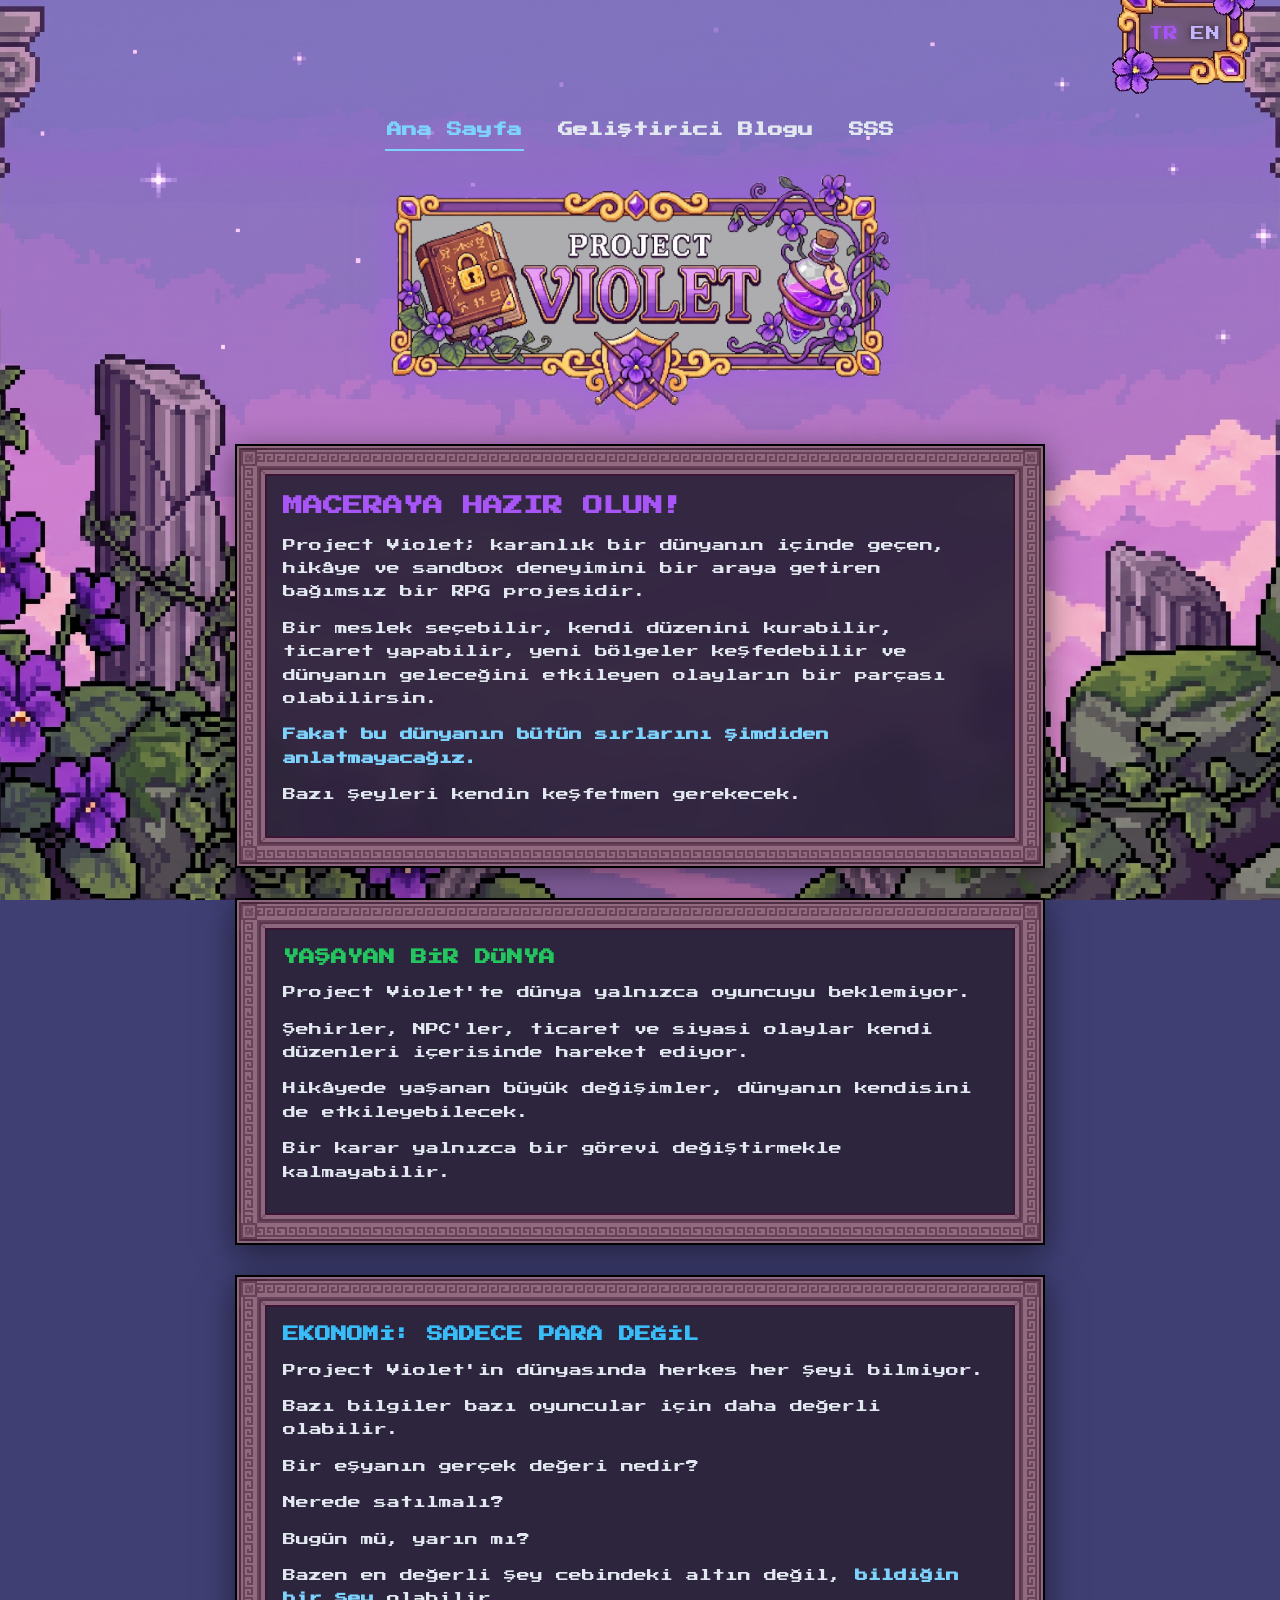
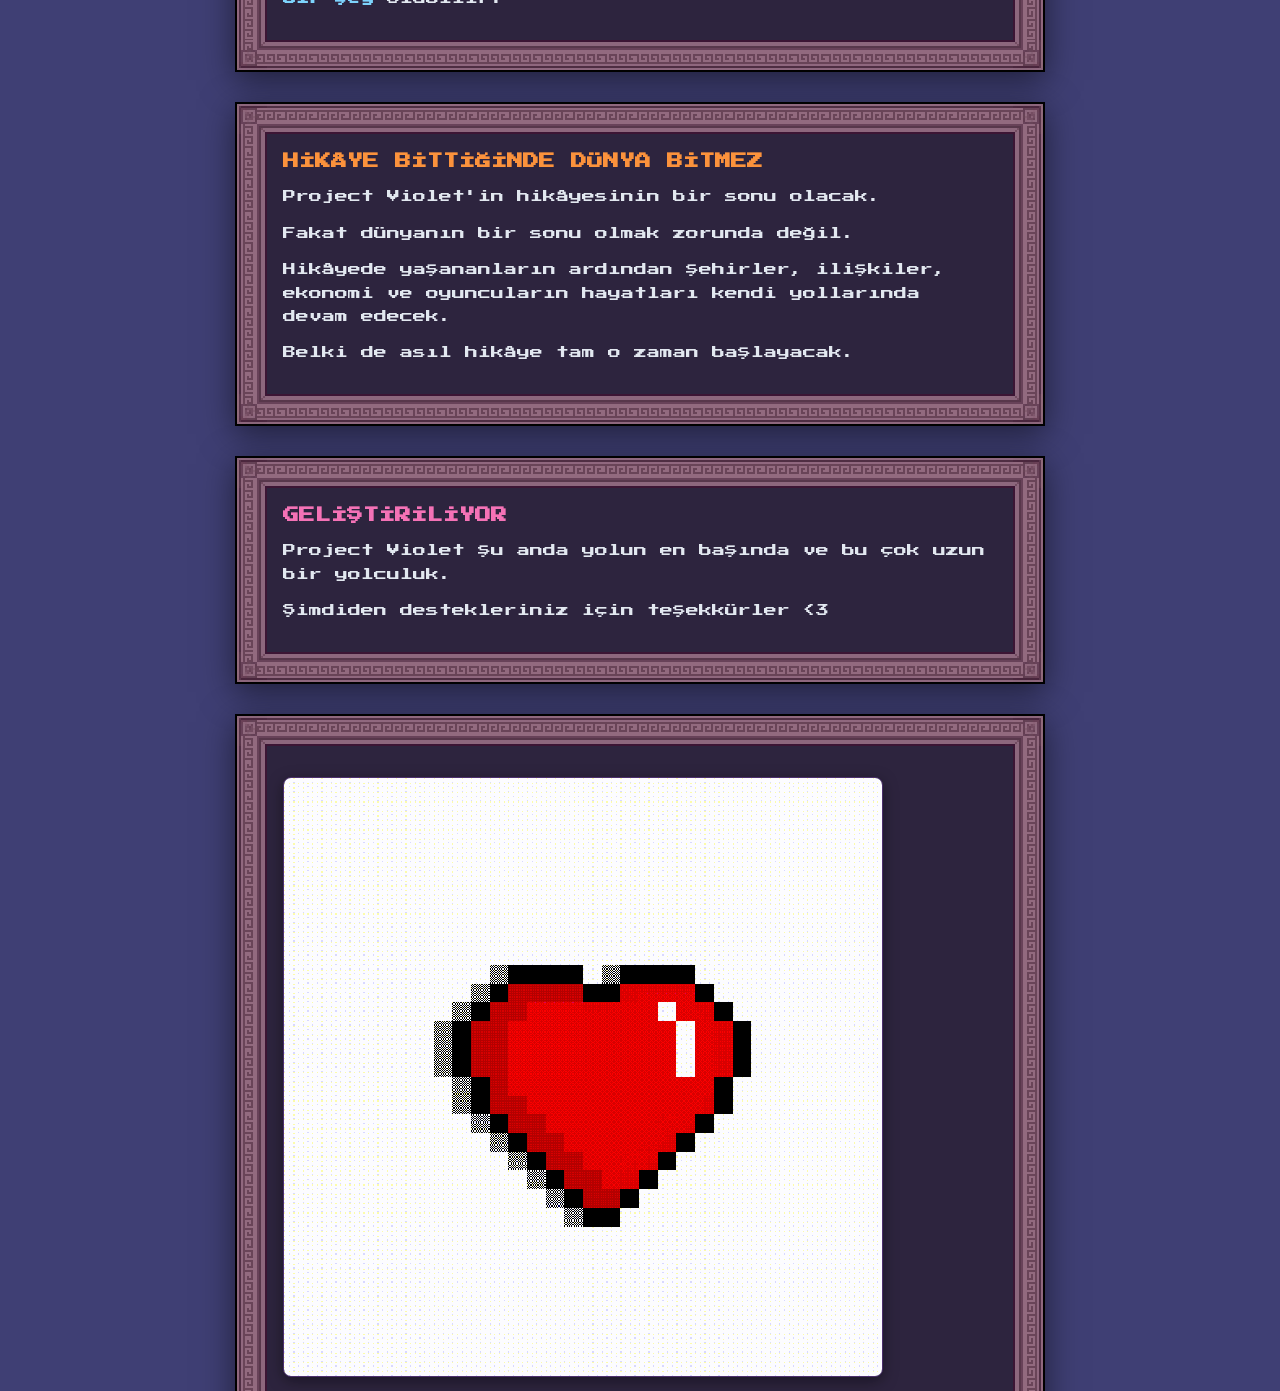
<file: index.html>
<!DOCTYPE html>
<html lang="tr">
<head>
    <meta charset="UTF-8">
    <meta name="viewport" content="width=device-width, initial-scale=1.0">
    <title>Project Violet</title>
    
    <!-- CSS Dosyası -->
    <link rel="stylesheet" href="assets/css/style.css">

    <!-- FAVICON (SEKME İKONU / GOOGLE ARAMA İKONU) -->
    <link rel="icon" type="image/x-icon" href="/favicon.ico">
    <link rel="icon" type="image/png" sizes="32x32" href="/favicon-32x32.png">
    <link rel="icon" type="image/png" sizes="16x16" href="/favicon-16x16.png">
    <link rel="apple-touch-icon" sizes="180x180" href="/apple-touch-icon.png">
    <link rel="icon" type="image/png" sizes="192x192" href="/logo-192.png">

    <!-- Doğrudan Türkçe sayfaya yönlendirme -->
    <meta http-equiv="refresh" content="0; url=tr.html">
</head>
<body>

    <!-- SİHİR TOZU EFEKT KAPSAYICISI -->
    <div class="sihir-kutusu" id="sihirKutusu"></div>

    <!-- ÜST BAR -->
    <header class="ust-menu">
        <!-- DİL SEÇENEĞİ VE ÇERÇEVE ALANI -->
        <div class="dil-cerceve-kutusu">
            <img src="assets/images/language_frame.png" alt="Frame" class="dil-arkaplan-cerceve">
            <div class="dil-butonlari">
                <a href="tr.html" class="dil-btn dil-aktif">TR</a>
                <a href="en.html" class="dil-btn">EN</a>
            </div>
        </div>
    </header>

    <!-- SAYFA GÖVDESİ -->
    <div class="sayfa-govde">
        
        <!-- BANNER VE LOGO ALANI -->
        <div class="logo-merkez-alani">
            <div class="ana-arkaplan-resim"></div>
            <img src="assets/images/logo.png" alt="Project Violet Logo" class="ana-logo">
        </div>

        <!-- ANA İÇERİK KUTUSU -->
        <main class="ana-icerik">
            <div class="kutu" style="text-align: center;">
                <h1 class="c-mor-ana">Project Violet</h1>
                <p class="c-gri-acik">Lütfen bir dil seçiniz / Please select a language:</p>
                <p style="margin-top: 25px;">
                    <a href="tr.html" class="c-mor-ana" style="font-size: 16px; margin-right: 15px; text-decoration: none;">Türkçe</a> 
                    <span class="c-gri-koyu">|</span> 
                    <a href="en.html" class="c-mor-acik" style="font-size: 16px; margin-left: 15px; text-decoration: none;">English</a>
                </p>
            </div>
        </main>

    </div>

</body>
</html>
</file>
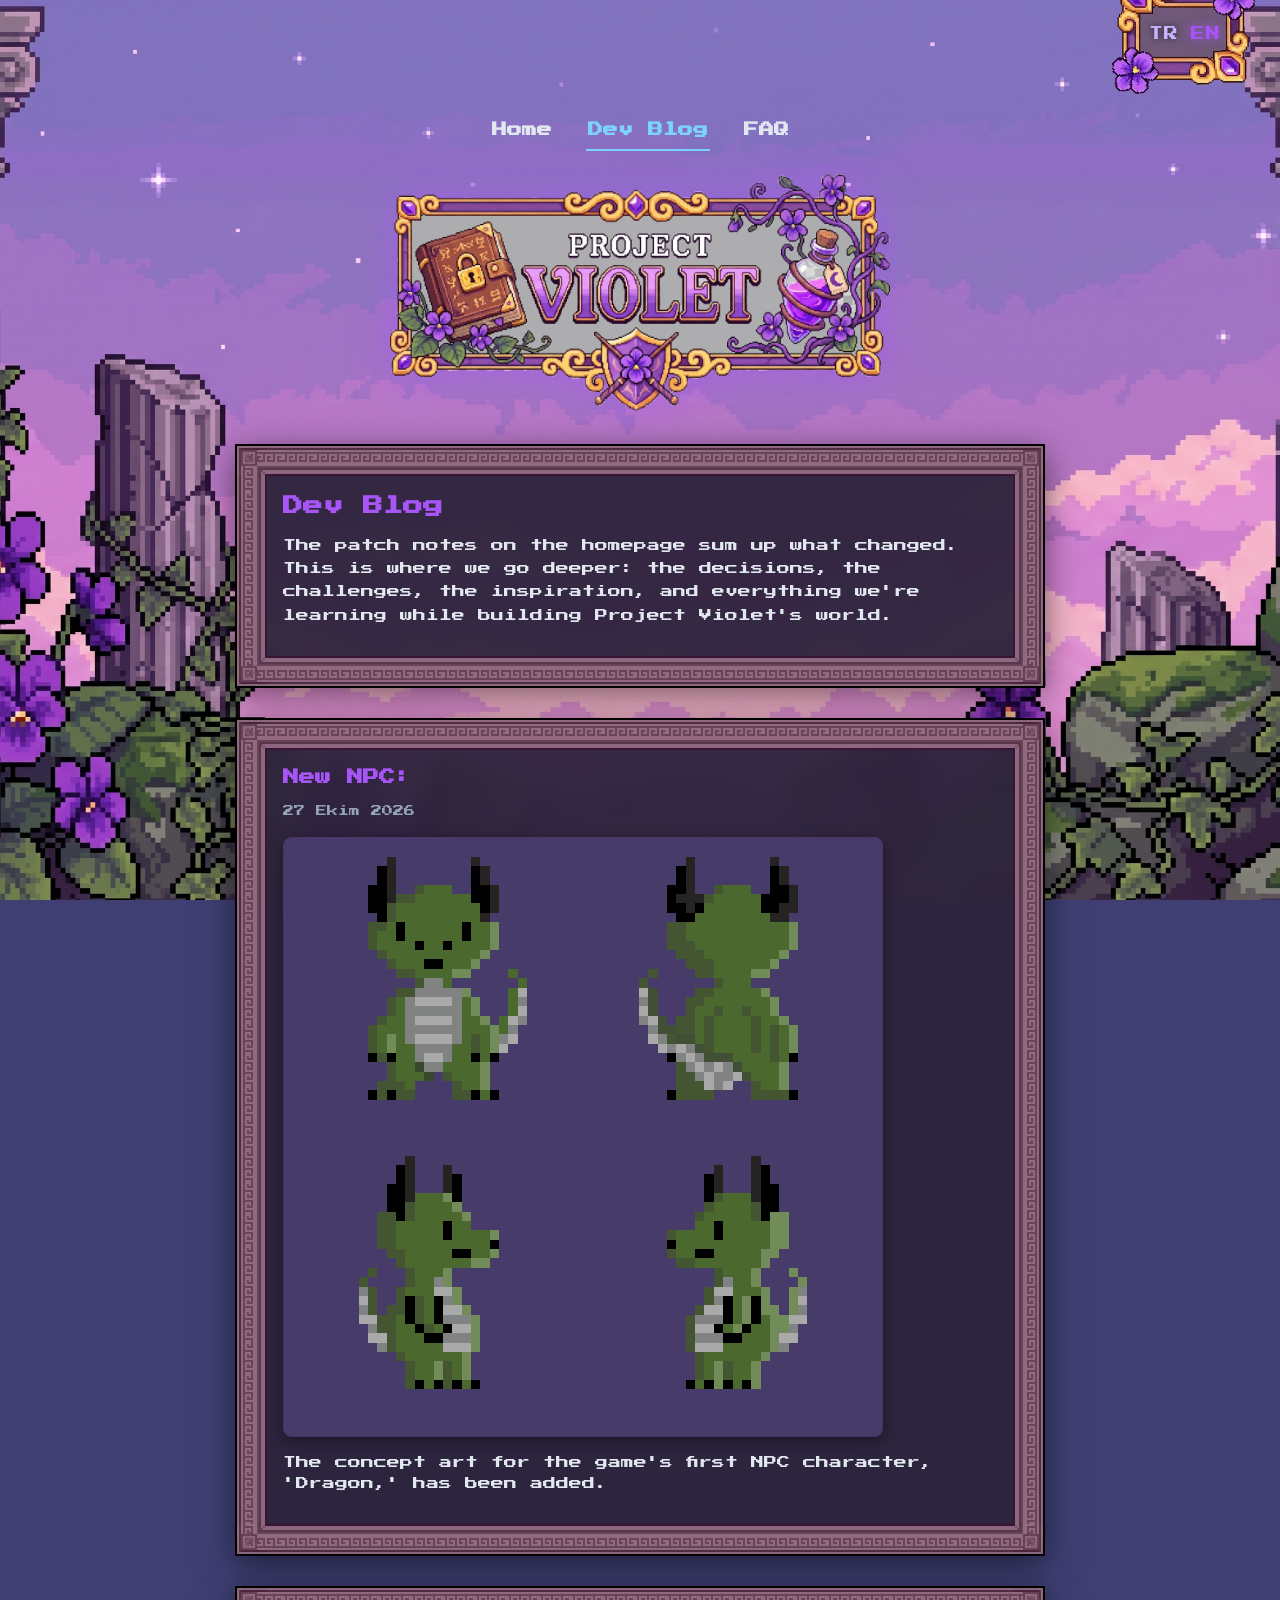
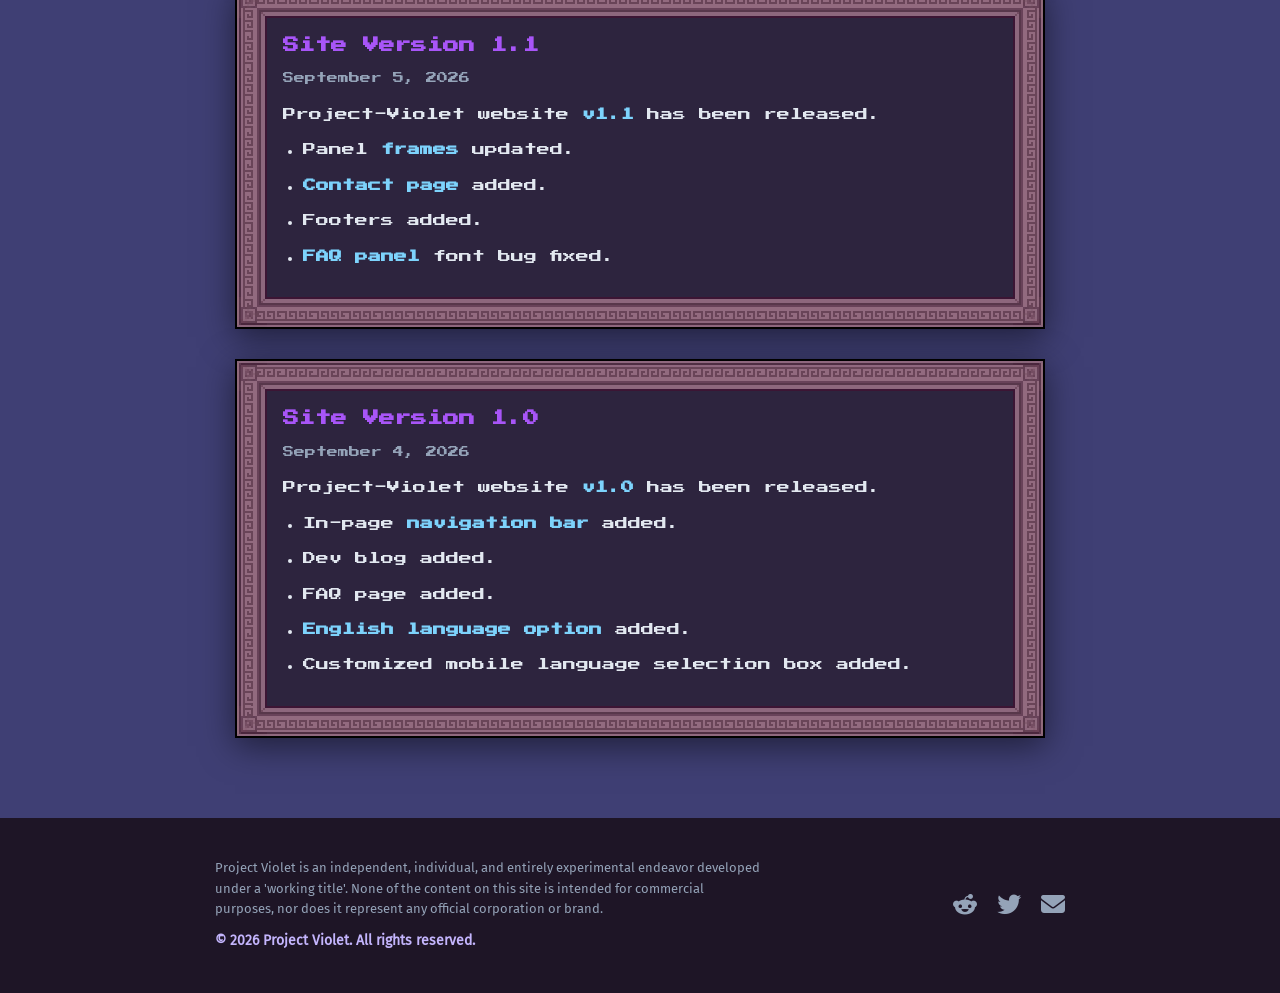
<file: blog-en.html>
<!DOCTYPE html>
<html lang="en">
<head>
    <meta charset="UTF-8">
    <meta name="viewport" content="width=device-width, initial-scale=1.0">
    <title>Project Violet - Dev Blog</title>

    <!-- Sitenin Ortak CSS Dosyası -->
    <link rel="stylesheet" href="assets/css/style.css">

    <!-- FontAwesome İkon Kütüphanesi -->
    <link rel="stylesheet" href="https://cdnjs.cloudflare.com/ajax/libs/font-awesome/6.4.0/css/all.min.css">

    <link rel="icon" type="image/png" href="assets/images/favicon.png">
    <link rel="apple-touch-icon" sizes="180x180" href="assets/images/favicon.png">
</head>
<body>

    <!-- SAĞ ÜST DİL SEÇENEĞİ -->
    <header class="ust-menu">
        <div class="dil-cerceve-kutusu">
            <img src="assets/images/language_frame.png" alt="Frame" class="dil-arkaplan-cerceve">
            <div class="dil-butonlari">
                <a href="blog-tr.html" class="dil-btn">TR</a>
                <a href="blog-en.html" class="dil-btn dil-aktif">EN</a>
            </div>
        </div>
    </header>

    <!-- TEK GENİŞLİK REFERANSI -->
    <div class="sayfa-govde">

        <!-- ORTADAKİ LOGO ALANI VE MENÜ -->
        <div class="logo-merkez-alani">
            <nav class="sayfa-menu">
                <a href="en.html">Home</a>
                <a href="blog-en.html" class="aktif">Dev Blog</a>
                <a href="faq-en.html">FAQ</a>
            </nav>
            <img src="assets/images/logo.png" alt="Project Violet Logo" class="ana-logo">
        </div>

        <!-- ANA İÇERİK -->
        <main class="ana-icerik">

            <div class="kutu">
                <h1 class="baslik-mor">Dev Blog</h1>
                <p>The patch notes on the homepage sum up what changed. This is where we go deeper: the decisions, the challenges, the inspiration, and everything we're learning while building Project Violet's world.</p>
            </div>
            
            <!-- YENİ_YAMA_BURAYA -->

            <div class="kutu blog-yazisi">
            <h2 class="baslik-mor">New NPC:</h2>
            <span class="tarih">27 Ekim 2026</span>
            <img src="assets/images/dragon_27_10.png" alt="New NPC:" class="yama-resmi">
            <p>The concept art for the game's first NPC character, 'Dragon,' has been added.</p>
        </div>

            <div class="kutu blog-yazisi">
            <h2 class="baslik-mor">Site Version 1.1</h2>
            <span class="tarih">September 5, 2026</span>
            <p>Project-Violet website <strong>v1.1</strong> has been released.</p>
            <ul>
                <li>Panel <strong>frames</strong> updated.</li>
                <li><strong>Contact page</strong> added.</li>
                <li>Footers added.</li>
                <li><strong>FAQ panel</strong> font bug fixed.</li>
            </ul>
        </div>
            
            <!-- YAZI 1 -->
            <div class="kutu blog-yazisi">
                <h2 class="baslik-mor">Site Version 1.0</h2>
                <span class="tarih">September 4, 2026</span>
                <p>Project-Violet website <strong>v1.0</strong> has been released.</p>
                <ul>
                    <li>In-page <strong>navigation bar</strong> added.</li>
                    <li>Dev blog added.</li>
                    <li>FAQ page added.</li>
                    <li><strong>English language option</strong> added.</li>
                    <li>Customized mobile language selection box added.</li>
                </ul>
            </div>

        </main>
        
        <!-- YENİ TAM EKRAN PASTEL ALT BİLGİ (FOOTER) ALANI (İNGİLİZCE) -->
        <footer class="site-footer">
            <div class="footer-sol">
                <p class="yasal-metin">
                    Project Violet is an independent, individual, and entirely experimental endeavor developed under a 'working title'. None of the content on this site is intended for commercial purposes, nor does it represent any official corporation or brand.
                </p>
                <span class="telif">© 2026 Project Violet. All rights reserved.</span>
            </div>
            <div class="footer-sag">
                <a href="https://www.reddit.com" target="_blank" rel="noopener noreferrer" title="Reddit">
                    <i class="fab fa-reddit-alien"></i>
                </a>
                <a href="https://twitter.com" target="_blank" rel="noopener noreferrer" title="Twitter">
                    <i class="fab fa-twitter"></i>
                </a>
                <a href="contact-en.html" title="Contact">
                    <i class="fas fa-envelope"></i>
                </a>
            </div>
        </footer>

    </div>

    <!-- Sihir Efekti ve Script -->
    <div class="sihir-kutusu" id="sihirKutusu"></div>
    <script>
        function sihirYarat() {
            const kutu = document.getElementById('sihirKutusu');
            if (!kutu) return;
            const sihir = document.createElement('div');
            sihir.classList.add('sihir-tozu');
            const boyut = Math.random() * 2 + 2;
            sihir.style.width = boyut + 'px';
            sihir.style.height = boyut + 'px';
            sihir.style.left = Math.random() * 100 + 'vw';
            sihir.style.animationDuration = Math.random() * 8 + 6 + 's';
            kutu.appendChild(sihir);
            setTimeout(() => { sihir.remove(); }, 14000);
        }
        setInterval(sihirYarat, 400);
    </script>

</body>
</html>
</file>
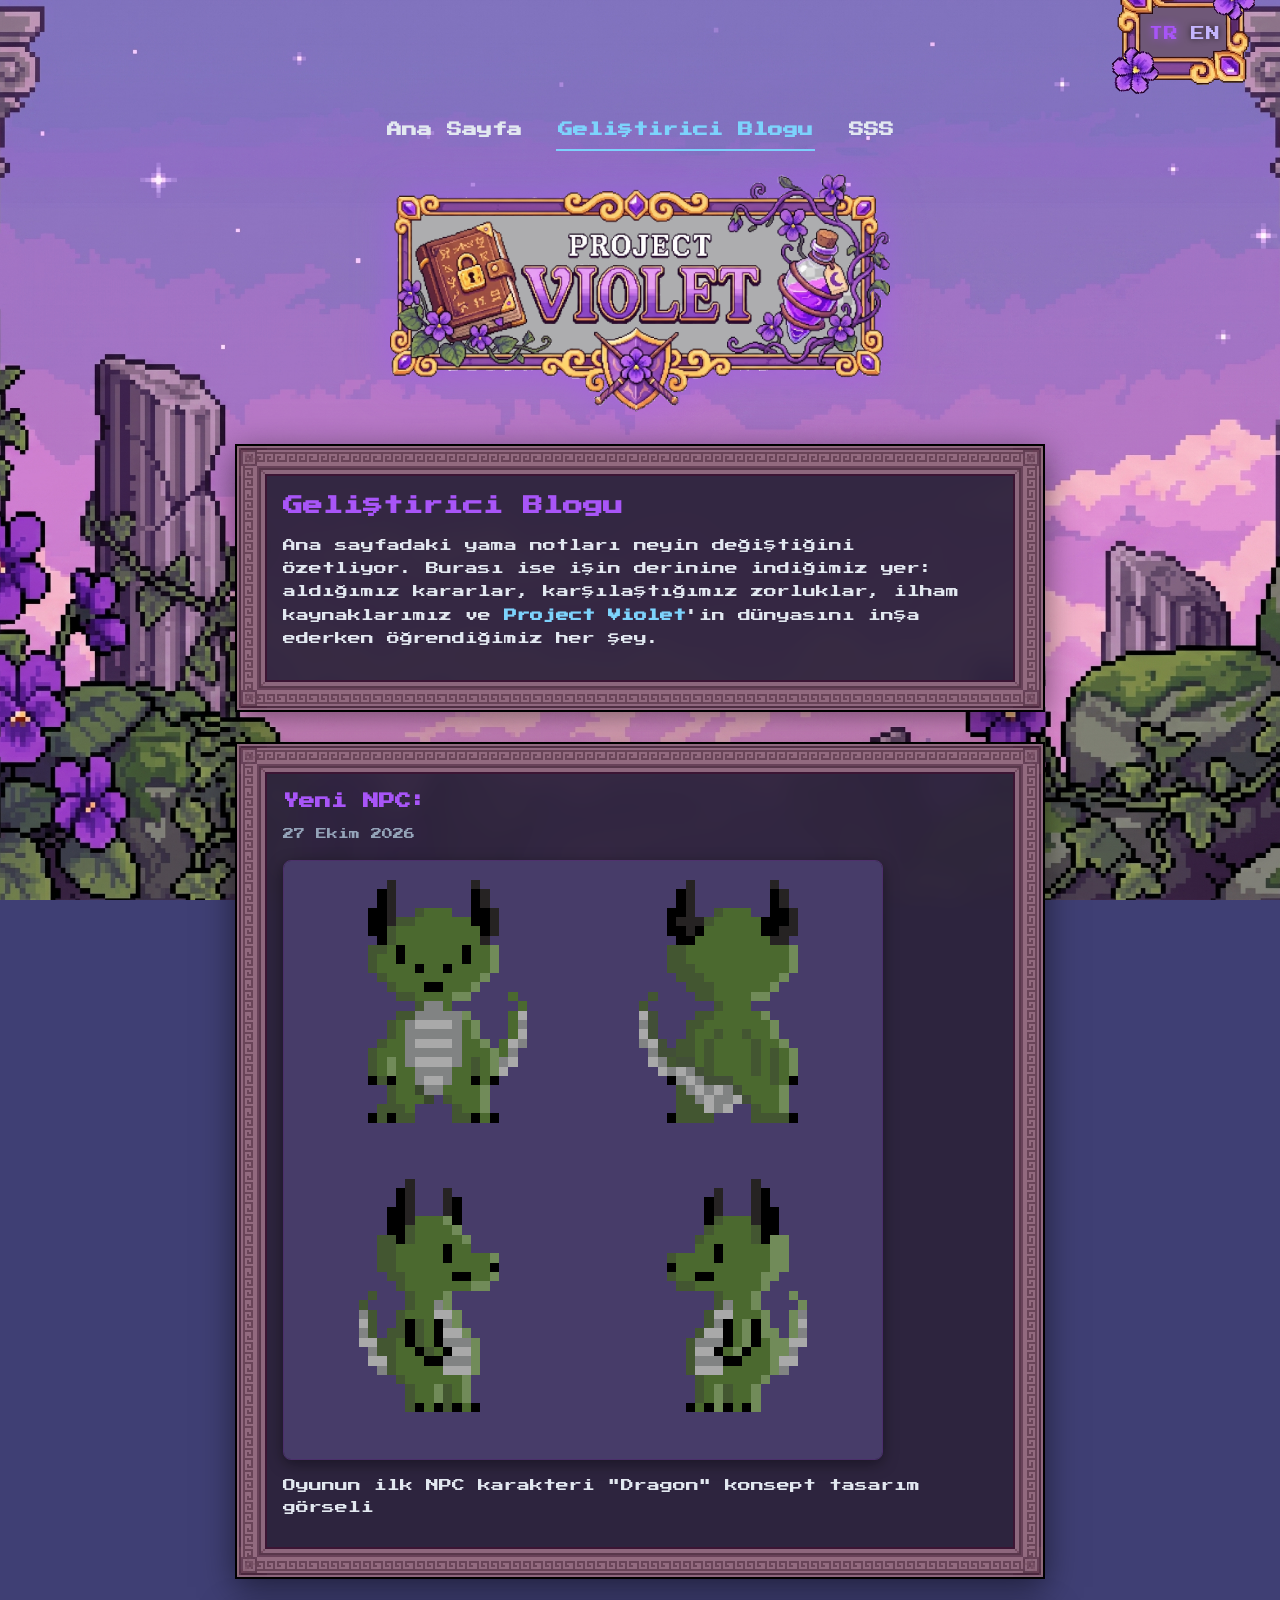
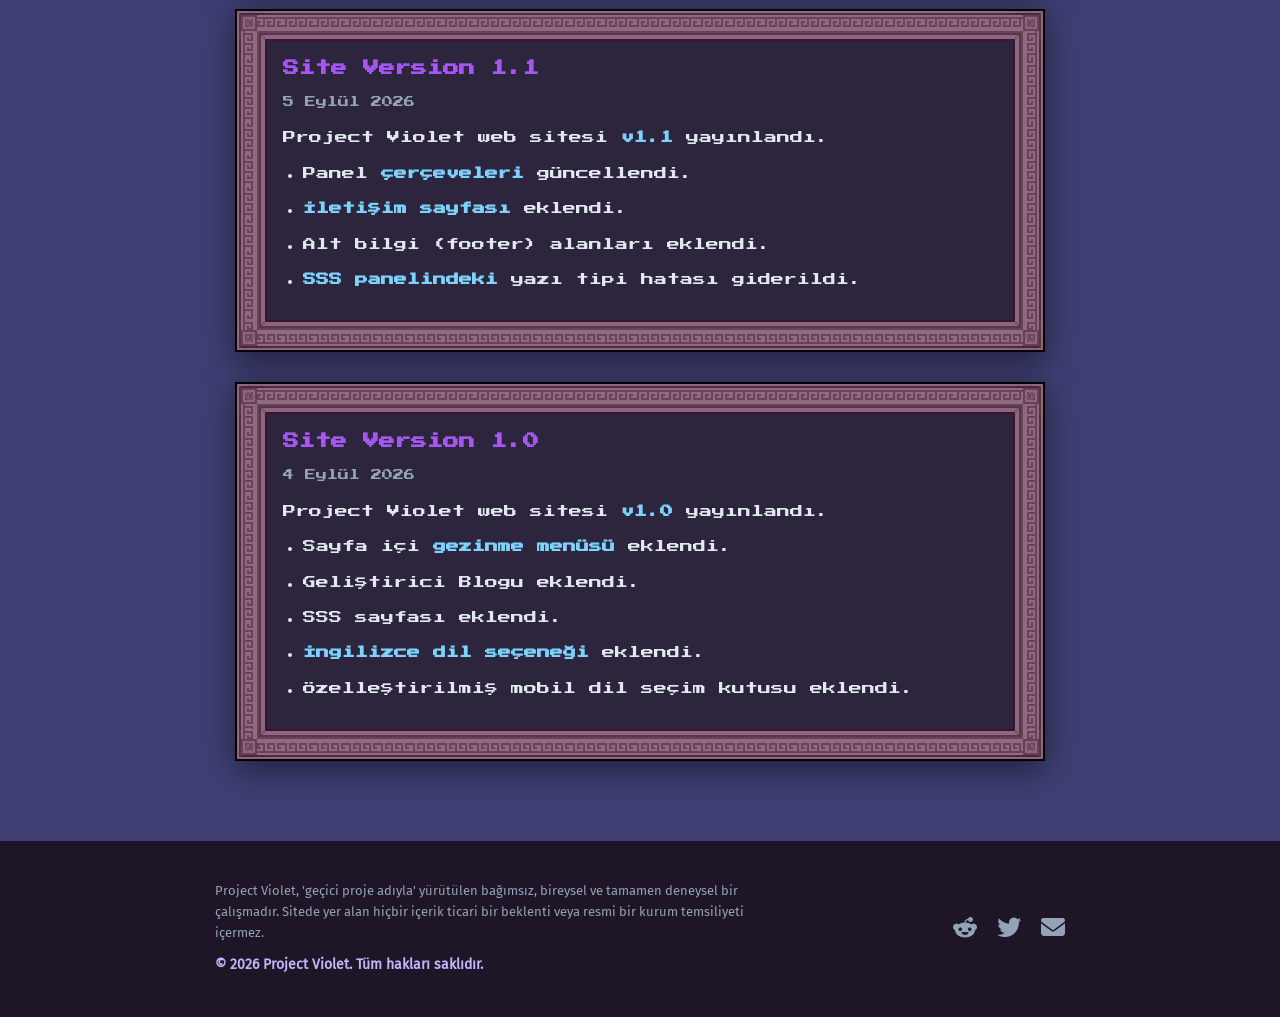
<file: blog-tr.html>
<!DOCTYPE html>
<html lang="tr">
<head>
    <meta charset="UTF-8">
    <meta name="viewport" content="width=device-width, initial-scale=1.0">
    <title>Project Violet - Geliştirici Blogu</title>

    <!-- Sitenin Ortak CSS Dosyası -->
    <link rel="stylesheet" href="assets/css/style.css">

    <!-- FontAwesome İkon Kütüphanesi -->
    <link rel="stylesheet" href="https://cdnjs.cloudflare.com/ajax/libs/font-awesome/6.4.0/css/all.min.css">

    <link rel="icon" type="image/png" href="assets/images/favicon.png">
    <link rel="apple-touch-icon" sizes="180x180" href="assets/images/favicon.png">
</head>
<body>

    <!-- ÜST BAR VE DİL SEÇİMİ -->
    <header class="ust-menu">
        <div class="dil-cerceve-kutusu">
            <img src="assets/images/language_frame.png" alt="Frame" class="dil-arkaplan-cerceve">
            <div class="dil-butonlari">
                <a href="blog-tr.html" class="dil-btn dil-aktif">TR</a>
                <a href="blog-en.html" class="dil-btn">EN</a>
            </div>
        </div>
    </header>

    <div class="sayfa-govde">

        <!-- LOGO VE SAYFA MENÜSÜ -->
        <div class="logo-merkez-alani">
            <nav class="sayfa-menu">
                <a href="tr.html">Ana Sayfa</a>
                <a href="blog-tr.html" class="aktif">Geliştirici Blogu</a>
                <a href="faq-tr.html">SSS</a>
            </nav>
            <img src="assets/images/logo.png" alt="Project Violet Logo" class="ana-logo">
        </div>

        <!-- ANA İÇERİK -->
        <main class="ana-icerik">

            <div class="kutu">
                <h1 class="baslik-mor">Geliştirici Blogu</h1>
                <p>Ana sayfadaki yama notları neyin değiştiğini özetliyor. Burası ise işin derinine indiğimiz yer: aldığımız kararlar, karşılaştığımız zorluklar, ilham kaynaklarımız ve <strong>Project Violet</strong>'in dünyasını inşa ederken öğrendiğimiz her şey.</p>
            </div>

            <!-- YENİ_YAMA_BURAYA -->

            <div class="kutu blog-yazisi">
            <h2 class="baslik-mor">Yeni NPC:</h2>
            <span class="tarih">27 Ekim 2026</span>
            <img src="assets/images/dragon_27_10.png" alt="Yeni NPC:" class="yama-resmi">
            <p>Oyunun ilk NPC karakteri "Dragon" konsept tasarım görseli</p>
        </div>

            <div class="kutu blog-yazisi">
                <h2 class="baslik-mor">Site Version 1.1</h2>
                <span class="tarih">5 Eylül 2026</span>
                <p>Project Violet web sitesi <strong>v1.1</strong> yayınlandı.</p>
                <ul>
                    <li>Panel <strong>çerçeveleri</strong> güncellendi.</li>
                    <li><strong>İletişim sayfası</strong> eklendi.</li>
                    <li>Alt bilgi (footer) alanları eklendi.</li>
                    <li><strong>SSS panelindeki</strong> yazı tipi hatası giderildi.</li>
                </ul>
            </div>

            <!-- YAZI 1 -->
            <div class="kutu blog-yazisi">
                <h2 class="baslik-mor">Site Version 1.0</h2>
                <span class="tarih">4 Eylül 2026</span>
                <p>Project Violet web sitesi <strong>v1.0</strong> yayınlandı.</p>
                <ul>
                    <li>Sayfa içi <strong>gezinme menüsü</strong> eklendi.</li>
                    <li>Geliştirici Blogu eklendi.</li>
                    <li>SSS sayfası eklendi.</li>
                    <li><strong>İngilizce dil seçeneği</strong> eklendi.</li>
                    <li>Özelleştirilmiş mobil dil seçim kutusu eklendi.</li>
                </ul>
            </div>

        </main>

        <!-- TAM EKRAN PASTEL ALT BİLGİ (FOOTER) ALANI -->
        <footer class="site-footer">
            <div class="footer-sol">
                <p class="yasal-metin">
                    Project Violet, 'geçici proje adıyla' yürütülen bağımsız, bireysel ve tamamen deneysel bir çalışmadır. Sitede yer alan hiçbir içerik ticari bir beklenti veya resmi bir kurum temsiliyeti içermez.
                </p>
                <span class="telif">© 2026 Project Violet. Tüm hakları saklıdır.</span>
            </div>
            <div class="footer-sag">
                <a href="https://www.reddit.com" target="_blank" rel="noopener noreferrer" title="Reddit">
                    <i class="fab fa-reddit-alien"></i>
                </a>
                <a href="https://twitter.com" target="_blank" rel="noopener noreferrer" title="Twitter">
                    <i class="fab fa-twitter"></i>
                </a>
                <a href="contact-tr.html" title="İletişim">
                    <i class="fas fa-envelope"></i>
                </a>
            </div>
        </footer>

    </div>

    <!-- SİHİR TOZU EFEKTİ -->
    <div class="sihir-kutusu" id="sihirKutusu"></div>
    <script>
        function sihirYarat() {
            const kutu = document.getElementById('sihirKutusu');
            if (!kutu) return;
            const sihir = document.createElement('div');
            sihir.classList.add('sihir-tozu');
            const boyut = Math.random() * 2 + 2;
            sihir.style.width = boyut + 'px';
            sihir.style.height = boyut + 'px';
            sihir.style.left = Math.random() * 100 + 'vw';
            sihir.style.animationDuration = Math.random() * 8 + 6 + 's';
            kutu.appendChild(sihir);
            setTimeout(() => { sihir.remove(); }, 14000);
        }
        setInterval(sihirYarat, 400);
    </script>

</body>
</html>
</file>
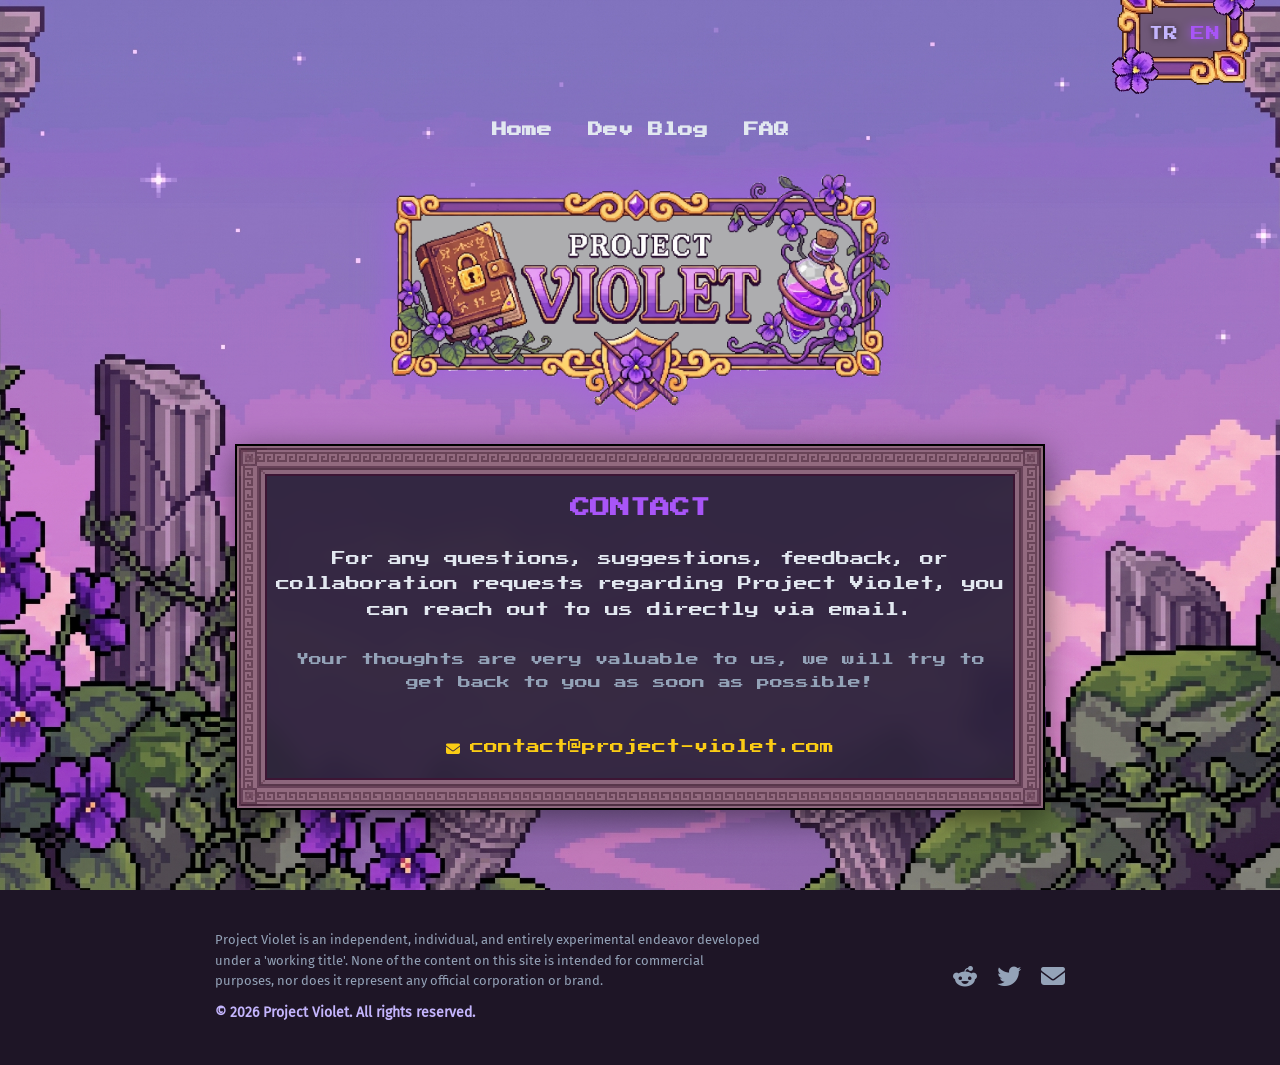
<file: contact-en.html>
<!DOCTYPE html>
<html lang="en">
<head>
    <meta charset="UTF-8">
    <meta name="viewport" content="width=device-width, initial-scale=1.0">
    <title>Contact - Project Violet</title>
    
    <!-- Sitenin Ortak CSS Dosyası -->
    <link rel="stylesheet" href="assets/css/style.css">
    
    <!-- FontAwesome İkon Kütüphanesi -->
    <link rel="stylesheet" href="https://cdnjs.cloudflare.com/ajax/libs/font-awesome/6.4.0/css/all.min.css">

    <link rel="icon" type="image/png" href="assets/images/favicon.png">
    <link rel="apple-touch-icon" sizes="180x180" href="assets/images/favicon.png">

    <!-- Bu sayfaya özel taşma engelleyici mobil stiller -->
    <style>
        .iletisim-kutusu {
            text-align: center; 
            padding: 50px 40px;
        }
        
        .email-link {
            display: inline-block; 
            font-family: var(--font-oyun, sans-serif); 
            font-size: 14px; 
            color: var(--renk-11-sari); 
            text-decoration: none; 
            transition: color 0.2s ease;
            word-break: break-all; /* Taşan e-postayı alt satıra kırar */
            overflow-wrap: break-word;
        }
        
        .email-link:hover {
            color: var(--renk-18-beyaz);
        }

        /* Mobil Cihazlar İçin Uyumluluk */
        @media (max-width: 768px) {
            .iletisim-kutusu {
                padding: 40px 20px; /* Mobilde yan boşlukları azaltarak metne alan açar */
            }
            .email-link {
                font-size: 13px; /* Mobilde fontu hafif küçültür */
            }
        }
    </style>
</head>
<body>

    <!-- ÜST BAR VE DİL SEÇİMİ -->
    <header class="ust-menu">
        <div class="dil-cerceve-kutusu">
            <img src="assets/images/language_frame.png" alt="Frame" class="dil-arkaplan-cerceve">
            <div class="dil-butonlari">
                <a href="contact-tr.html" class="dil-btn">TR</a>
                <a href="contact-en.html" class="dil-btn dil-aktif">EN</a>
            </div>
        </div>
    </header>

    <div class="sayfa-govde">

        <!-- LOGO VE SAYFA MENÜSÜ -->
        <div class="logo-merkez-alani">
            <nav class="sayfa-menu">
                <a href="en.html">Home</a>
                <a href="blog-en.html">Dev Blog</a>
                <a href="faq-en.html">FAQ</a>
            </nav>
            <img src="assets/images/logo.png" alt="Project Violet Logo" class="ana-logo">
        </div>

        <!-- İLETİŞİM İÇERİK KUTUSU -->
        <main class="ana-icerik">

            <div class="kutu iletisim-kutusu">
                <h1 class="baslik-mor" style="margin-bottom: 25px;">CONTACT</h1>
                
                <p style="font-size: 14px; line-height: 1.8; color: var(--metin-ana); margin-bottom: 25px;">
                    For any questions, suggestions, feedback, or collaboration requests regarding Project Violet, you can reach out to us directly via email.
                </p>

                <p style="font-size: 13px; color: var(--renk-20-gri-koyu); margin-bottom: 40px;">
                    Your thoughts are very valuable to us, we will try to get back to you as soon as possible!
                </p>

                <!-- E-posta Adresi (Altın Sarısı & Şeffaf Arkaplan) -->
                <div style="margin-top: 20px;">
                    <a href="mailto:contact@project-violet.com" class="email-link">
                        <i class="fas fa-envelope" style="margin-right: 10px;"></i>contact@project-violet.com
                    </a>
                </div>
            </div>

        </main>
        
        <!-- TAM EKRAN PASTEL ALT BİLGİ (FOOTER) ALANI -->
        <footer class="site-footer">
            <div class="footer-sol">
                <p class="yasal-metin">
                    Project Violet is an independent, individual, and entirely experimental endeavor developed under a 'working title'. None of the content on this site is intended for commercial purposes, nor does it represent any official corporation or brand.
                </p>
                <span class="telif">© 2026 Project Violet. All rights reserved.</span>
            </div>
            <div class="footer-sag">
                <a href="https://www.reddit.com" target="_blank" rel="noopener noreferrer" title="Reddit">
                    <i class="fab fa-reddit-alien"></i>
                </a>
                <a href="https://twitter.com" target="_blank" rel="noopener noreferrer" title="Twitter">
                    <i class="fab fa-twitter"></i>
                </a>
                <a href="contact-en.html" title="Contact">
                    <i class="fas fa-envelope"></i>
                </a>
            </div>
        </footer>

    </div>

    <!-- SİHİR TOZU EFEKTİ -->
    <div class="sihir-kutusu" id="sihirKutusu"></div>
    <script>
        function sihirYarat() {
            const kutu = document.getElementById('sihirKutusu');
            if (!kutu) return;
            const sihir = document.createElement('div');
            sihir.classList.add('sihir-tozu');
            const boyut = Math.random() * 2 + 2;
            sihir.style.width = boyut + 'px';
            sihir.style.height = boyut + 'px';
            sihir.style.left = Math.random() * 100 + 'vw';
            sihir.style.animationDuration = Math.random() * 8 + 6 + 's';
            kutu.appendChild(sihir);
            setTimeout(() => { sihir.remove(); }, 14000); 
        }
        setInterval(sihirYarat, 400);
    </script>
</body>
</html>
</file>
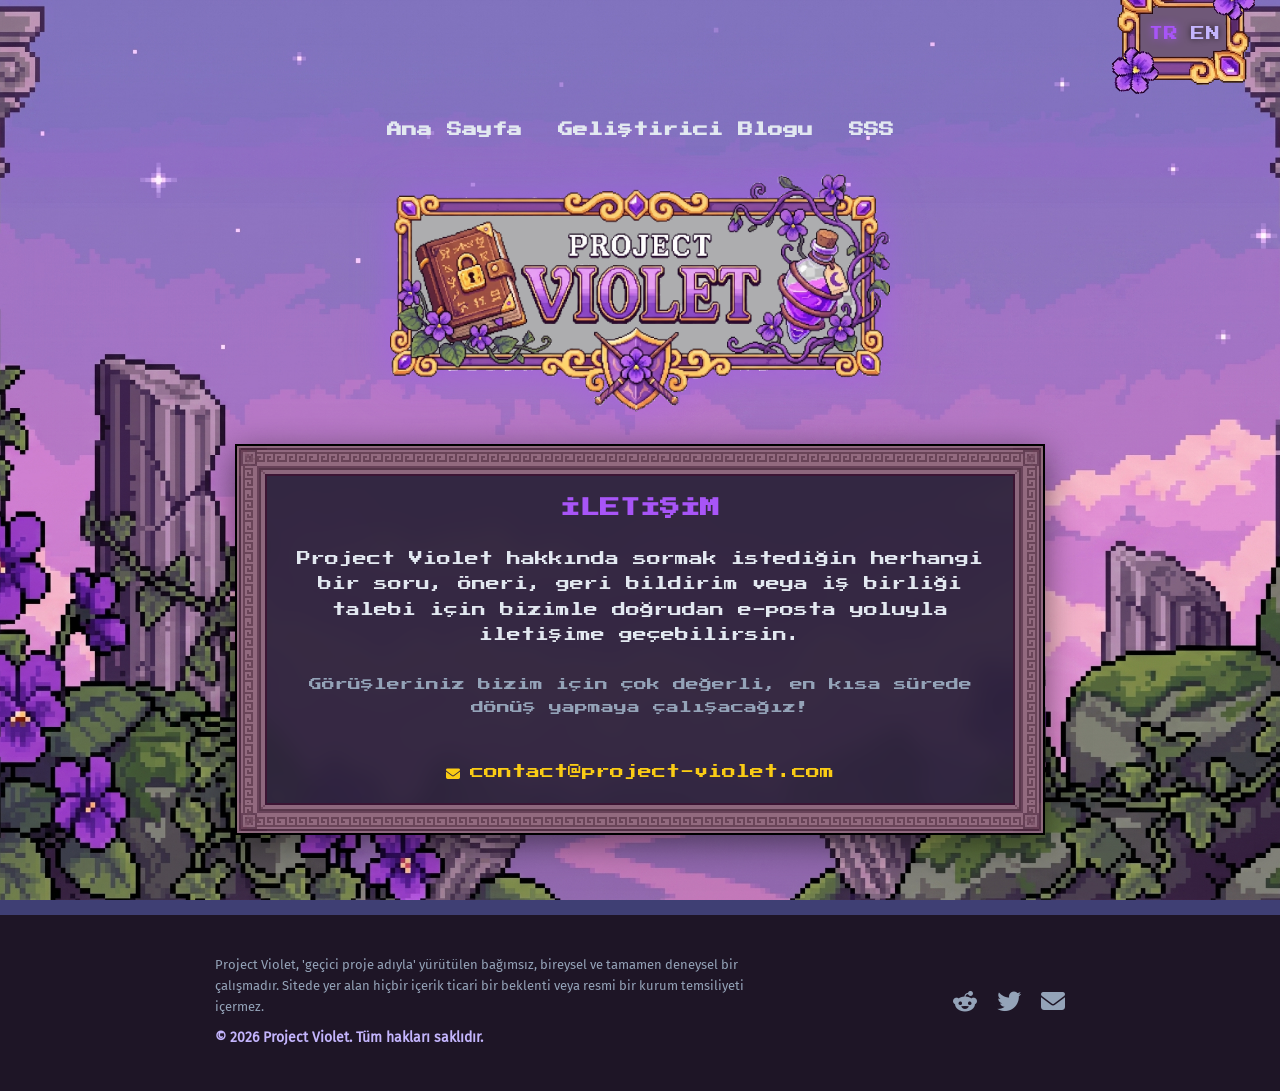
<file: contact-tr.html>
<!DOCTYPE html>
<html lang="tr">
<head>
    <meta charset="UTF-8">
    <meta name="viewport" content="width=device-width, initial-scale=1.0">
    <title>İletişim - Project Violet</title>
    
    <!-- Sitenin Ortak CSS Dosyası -->
    <link rel="stylesheet" href="assets/css/style.css">
    
    <!-- FontAwesome İkon Kütüphanesi -->
    <link rel="stylesheet" href="https://cdnjs.cloudflare.com/ajax/libs/font-awesome/6.4.0/css/all.min.css">

    <link rel="icon" type="image/png" href="assets/images/favicon.png">
    <link rel="apple-touch-icon" sizes="180x180" href="assets/images/favicon.png">

    <!-- Bu sayfaya özel taşma engelleyici mobil stiller -->
    <style>
        .iletisim-kutusu {
            text-align: center; 
            padding: 50px 40px;
        }
        
        .email-link {
            display: inline-block; 
            font-family: var(--font-oyun, sans-serif); /* Fallback font eklendi */
            font-size: 14px; 
            color: var(--renk-11-sari); 
            text-decoration: none; 
            transition: color 0.2s ease;
            word-break: break-all; /* Taşan e-postayı alt satıra kırar */
            overflow-wrap: break-word;
        }
        
        .email-link:hover {
            color: var(--renk-18-beyaz);
        }

        /* Mobil Cihazlar İçin Uyumluluk */
        @media (max-width: 768px) {
            .iletisim-kutusu {
                padding: 40px 20px; /* Mobilde yan boşlukları azaltarak metne alan açar */
            }
            .email-link {
                font-size: 13px; /* Mobilde fontu hafif küçültür */
            }
        }
    </style>
</head>
<body>

    <!-- ÜST BAR VE DİL SEÇİMİ -->
    <header class="ust-menu">
        <div class="dil-cerceve-kutusu">
            <img src="assets/images/language_frame.png" alt="Frame" class="dil-arkaplan-cerceve">
            <div class="dil-butonlari">
                <a href="contact-tr.html" class="dil-btn dil-aktif">TR</a>
                <a href="contact-en.html" class="dil-btn">EN</a>
            </div>
        </div>
    </header>

    <div class="sayfa-govde">

        <!-- LOGO VE SAYFA MENÜSÜ -->
        <div class="logo-merkez-alani">
            <nav class="sayfa-menu">
                <a href="tr.html">Ana Sayfa</a>
                <a href="blog-tr.html">Geliştirici Blogu</a>
                <a href="faq-tr.html">SSS</a>
            </nav>
            <img src="assets/images/logo.png" alt="Project Violet Logo" class="ana-logo">
        </div>

        <!-- İLETİŞİM İÇERİK KUTUSU -->
        <main class="ana-icerik">

            <div class="kutu iletisim-kutusu">
                <h1 class="baslik-mor" style="margin-bottom: 25px;">İLETİŞİM</h1>
                
                <p style="font-size: 14px; line-height: 1.8; color: var(--metin-ana); margin-bottom: 25px;">
                    Project Violet hakkında sormak istediğin herhangi bir soru, öneri, geri bildirim veya iş birliği talebi için bizimle doğrudan e-posta yoluyla iletişime geçebilirsin.
                </p>

                <p style="font-size: 13px; color: var(--renk-20-gri-koyu); margin-bottom: 40px;">
                    Görüşleriniz bizim için çok değerli, en kısa sürede dönüş yapmaya çalışacağız!
                </p>

                <!-- E-posta Adresi (Altın Sarısı & Şeffaf Arkaplan) -->
                <div style="margin-top: 20px;">
                    <a href="mailto:contact@project-violet.com" class="email-link">
                        <i class="fas fa-envelope" style="margin-right: 10px;"></i>contact@project-violet.com
                    </a>
                </div>
            </div>

        </main>
        
        <!-- TAM EKRAN PASTEL ALT BİLGİ (FOOTER) ALANI -->
        <footer class="site-footer">
            <div class="footer-sol">
                <p class="yasal-metin">
                    Project Violet, 'geçici proje adıyla' yürütülen bağımsız, bireysel ve tamamen deneysel bir çalışmadır. Sitede yer alan hiçbir içerik ticari bir beklenti veya resmi bir kurum temsiliyeti içermez.
                </p>
                <span class="telif">© 2026 Project Violet. Tüm hakları saklıdır.</span>
            </div>
            <div class="footer-sag">
                <a href="https://www.reddit.com" target="_blank" rel="noopener noreferrer" title="Reddit">
                    <i class="fab fa-reddit-alien"></i>
                </a>
                <a href="https://twitter.com" target="_blank" rel="noopener noreferrer" title="Twitter">
                    <i class="fab fa-twitter"></i>
                </a>
                <a href="contact-tr.html" title="İletişim">
                    <i class="fas fa-envelope"></i>
                </a>
            </div>
        </footer>

    </div>

    <!-- SİHİR TOZU EFEKTİ -->
    <div class="sihir-kutusu" id="sihirKutusu"></div>
    <script>
        function sihirYarat() {
            const kutu = document.getElementById('sihirKutusu');
            if (!kutu) return;
            const sihir = document.createElement('div');
            sihir.classList.add('sihir-tozu');
            const boyut = Math.random() * 2 + 2;
            sihir.style.width = boyut + 'px';
            sihir.style.height = boyut + 'px';
            sihir.style.left = Math.random() * 100 + 'vw';
            sihir.style.animationDuration = Math.random() * 8 + 6 + 's';
            kutu.appendChild(sihir);
            setTimeout(() => { sihir.remove(); }, 14000); 
        }
        setInterval(sihirYarat, 400);
    </script>
</body>
</html>
</file>
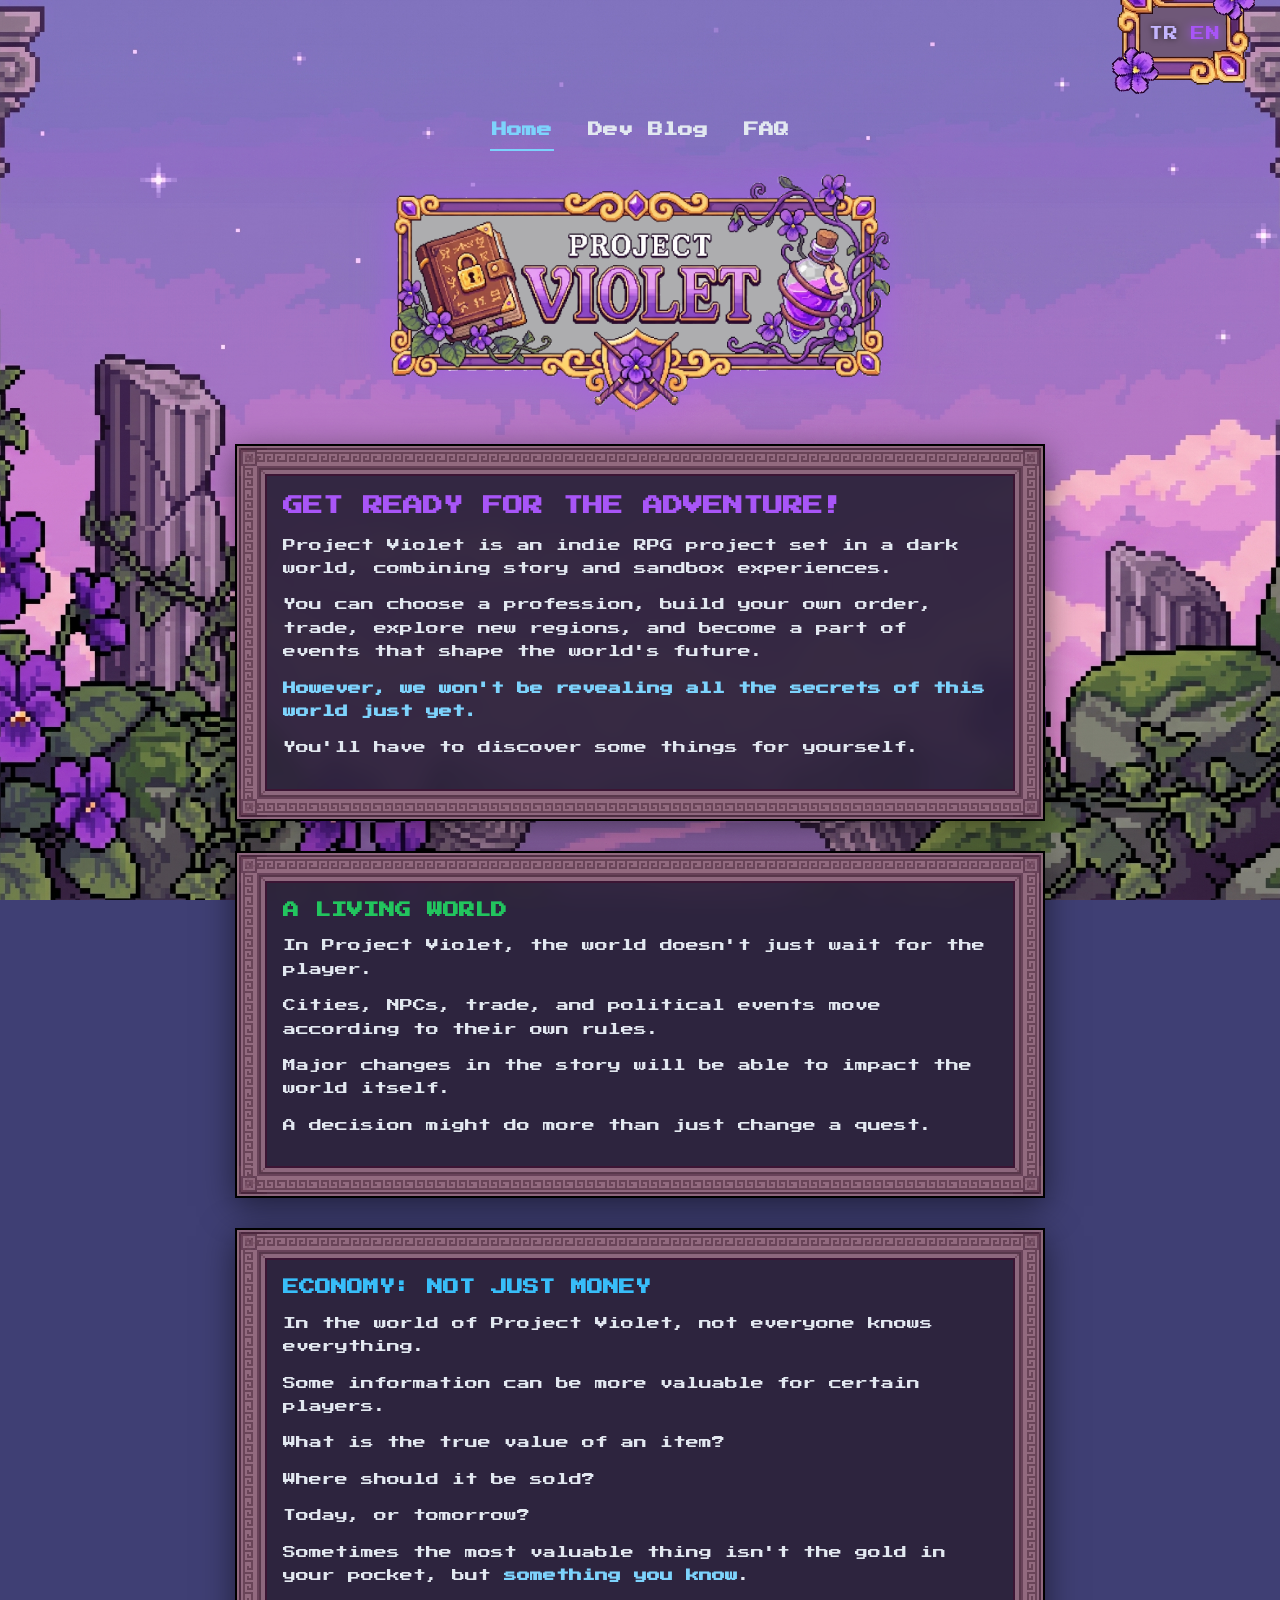
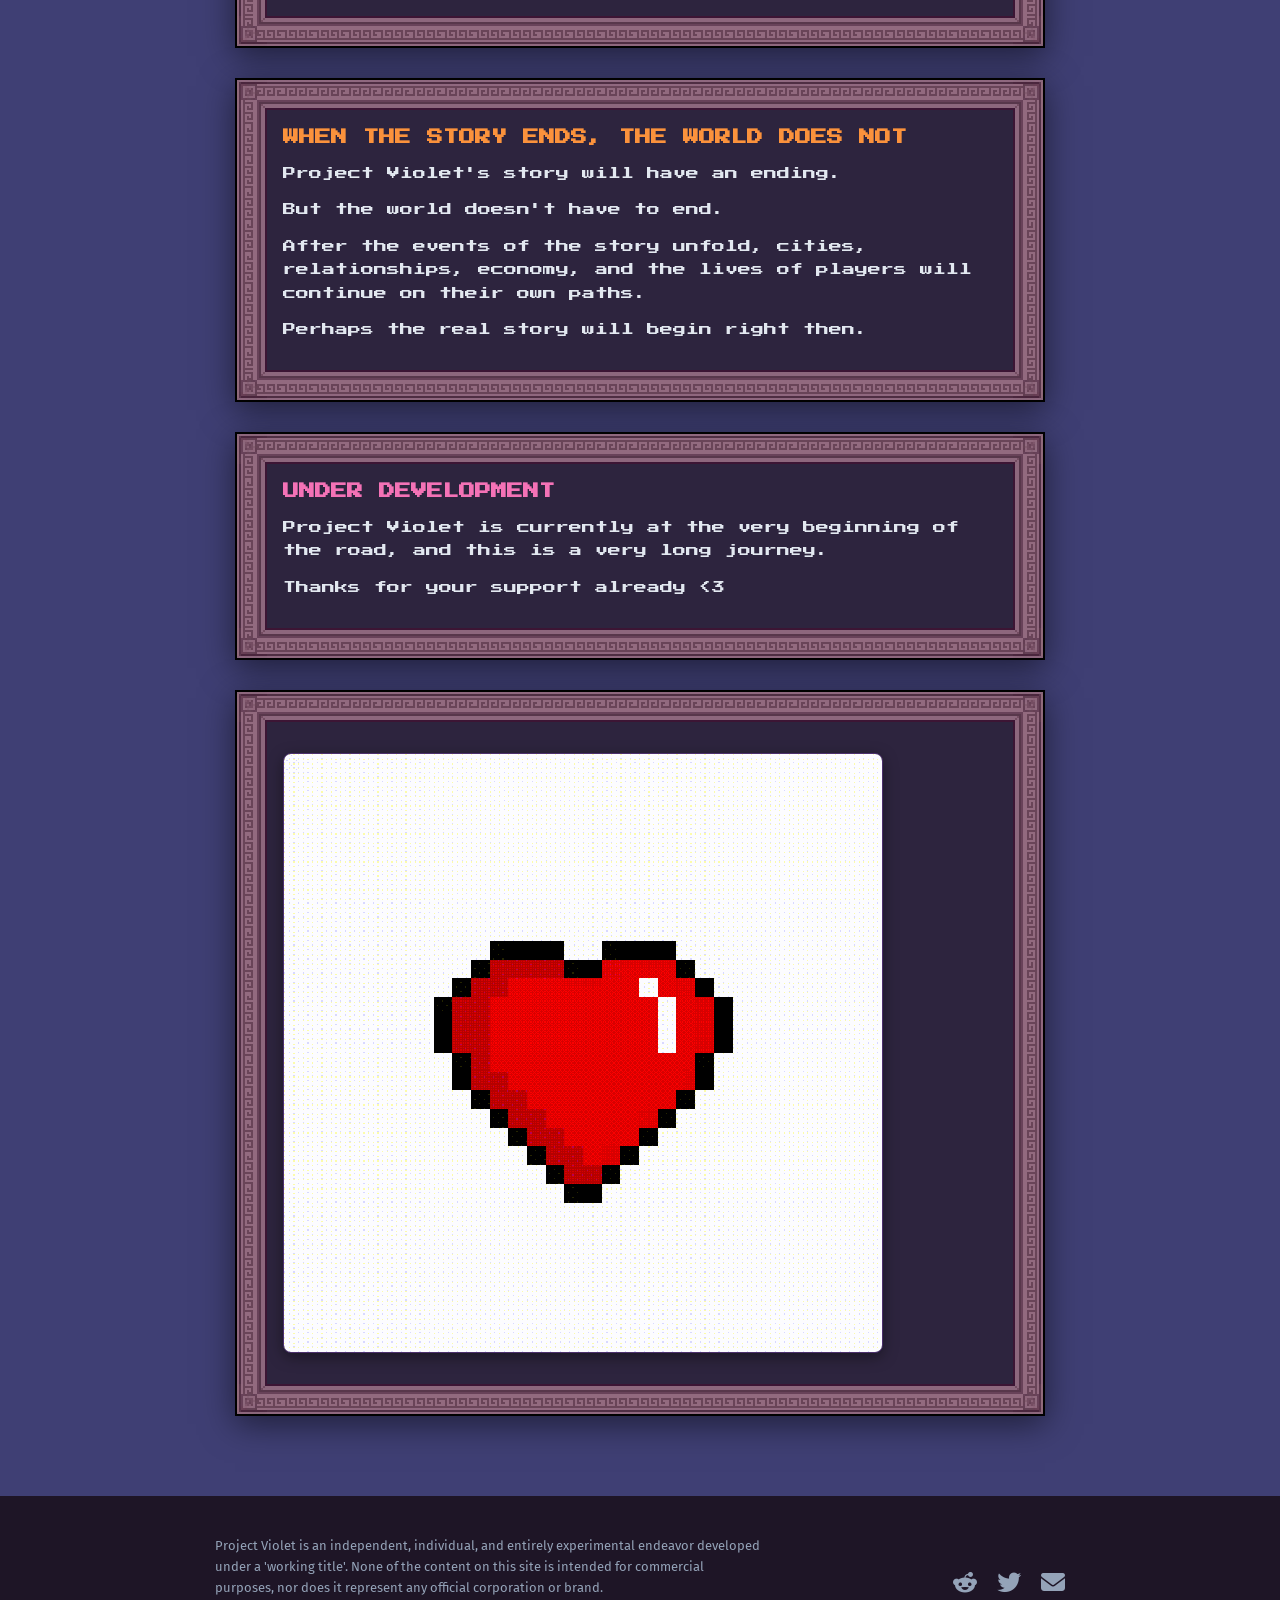
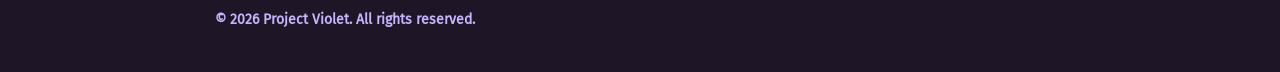
<file: en.html>
<!DOCTYPE html>
<html lang="en">
<head>
    <meta charset="UTF-8">
    <meta name="viewport" content="width=device-width, initial-scale=1.0">
    <title>Project Violet</title>
    
    <link rel="stylesheet" href="assets/css/style.css">

    <link rel="stylesheet" href="https://cdnjs.cloudflare.com/ajax/libs/font-awesome/6.4.0/css/all.min.css">

    <link rel="icon" type="image/png" href="assets/images/favicon.png">
    <link rel="apple-touch-icon" sizes="180x180" href="assets/images/favicon.png">
</head>
<body>

    <header class="ust-menu">
        <div class="dil-cerceve-kutusu">
            <img src="assets/images/language_frame.png" alt="Frame" class="dil-arkaplan-cerceve">
            <div class="dil-butonlari">
                <a href="tr.html" class="dil-btn">TR</a>
                <a href="en.html" class="dil-btn dil-aktif">EN</a>
            </div>
        </div>
    </header>

    <div class="sayfa-govde">

        <div class="logo-merkez-alani">
            <nav class="sayfa-menu">
                <a href="en.html" class="aktif">Home</a>
                <a href="blog-en.html">Dev Blog</a>
                <a href="faq-en.html">FAQ</a>
            </nav>
            <img src="assets/images/logo.png" alt="Project Violet Logo" class="ana-logo">
        </div>

        <main class="ana-icerik">

            <div class="kutu">
                <h1 class="baslik-mor">GET READY FOR THE ADVENTURE!</h1>
                <p>Project Violet is an indie RPG project set in a dark world, combining story and sandbox experiences.</p>
                <p>You can choose a profession, build your own order, trade, explore new regions, and become a part of events that shape the world's future.</p>
                <p><strong>However, we won't be revealing all the secrets of this world just yet.</strong></p>
                <p>You'll have to discover some things for yourself.</p>
            </div>

            <!-- YENİ_YAMA_BURAYA -->
            
            <div class="kutu">
                <h2 class="baslik-yesil">A LIVING WORLD</h2>
                <p>In Project Violet, the world doesn't just wait for the player.</p>
                <p>Cities, NPCs, trade, and political events move according to their own rules.</p>
                <p>Major changes in the story will be able to impact the world itself.</p>
                <p>A decision might do more than just change a quest.</p>
            </div>

            <div class="kutu">
                <h2 class="baslik-mavi">ECONOMY: NOT JUST MONEY</h2>
                <p>In the world of Project Violet, not everyone knows everything.</p>
                <p>Some information can be more valuable for certain players.</p>
                <p>What is the true value of an item?</p>
                <p>Where should it be sold?</p>
                <p>Today, or tomorrow?</p>
                <p>Sometimes the most valuable thing isn't the gold in your pocket, but <strong>something you know</strong>.</p>
            </div>

            <div class="kutu">
                <h2 class="baslik-turuncu">WHEN THE STORY ENDS, THE WORLD DOES NOT</h2>
                <p>Project Violet's story will have an ending.</p>
                <p>But the world doesn't have to end.</p>
                <p>After the events of the story unfold, cities, relationships, economy, and the lives of players will continue on their own paths.</p>
                <p>Perhaps the real story will begin right then.</p>
            </div>

            <div class="kutu">
                <h2 class="baslik-pembe">UNDER DEVELOPMENT</h2>
                <p>Project Violet is currently at the very beginning of the road, and this is a very long journey.</p>
                <p>Thanks for your support already &lt;3</p>
            </div>

            <div class="kutu">
                <h2></h2>
                <img src="assets/images/gif1.gif" alt="" class="yama-resmi">
            </div>

        </main>
        
        <footer class="site-footer">
            <div class="footer-sol">
                <p class="yasal-metin">
                    Project Violet is an independent, individual, and entirely experimental endeavor developed under a 'working title'. None of the content on this site is intended for commercial purposes, nor does it represent any official corporation or brand.
                </p>
                <span class="telif">© 2026 Project Violet. All rights reserved.</span>
            </div>
            <div class="footer-sag">
                <a href="https://www.reddit.com" target="_blank" rel="noopener noreferrer" title="Reddit">
                    <i class="fab fa-reddit-alien"></i>
                </a>
                <a href="https://twitter.com" target="_blank" rel="noopener noreferrer" title="Twitter">
                    <i class="fab fa-twitter"></i>
                </a>
                <a href="contact-en.html" title="Contact">
                    <i class="fas fa-envelope"></i>
                </a>
            </div>
        </footer>

    </div>

    <div class="sihir-kutusu" id="sihirKutusu"></div>
    <script>
        function sihirYarat() {
            const kutu = document.getElementById('sihirKutusu');
            if (!kutu) return;
            const sihir = document.createElement('div');
            sihir.classList.add('sihir-tozu');
            const boyut = Math.random() * 2 + 2;
            sihir.style.width = boyut + 'px';
            sihir.style.height = boyut + 'px';
            sihir.style.left = Math.random() * 100 + 'vw';
            sihir.style.animationDuration = Math.random() * 8 + 6 + 's';
            kutu.appendChild(sihir);
            setTimeout(() => { sihir.remove(); }, 14000); 
        }
        setInterval(sihirYarat, 400);
    </script>
</body>
</html>
</file>
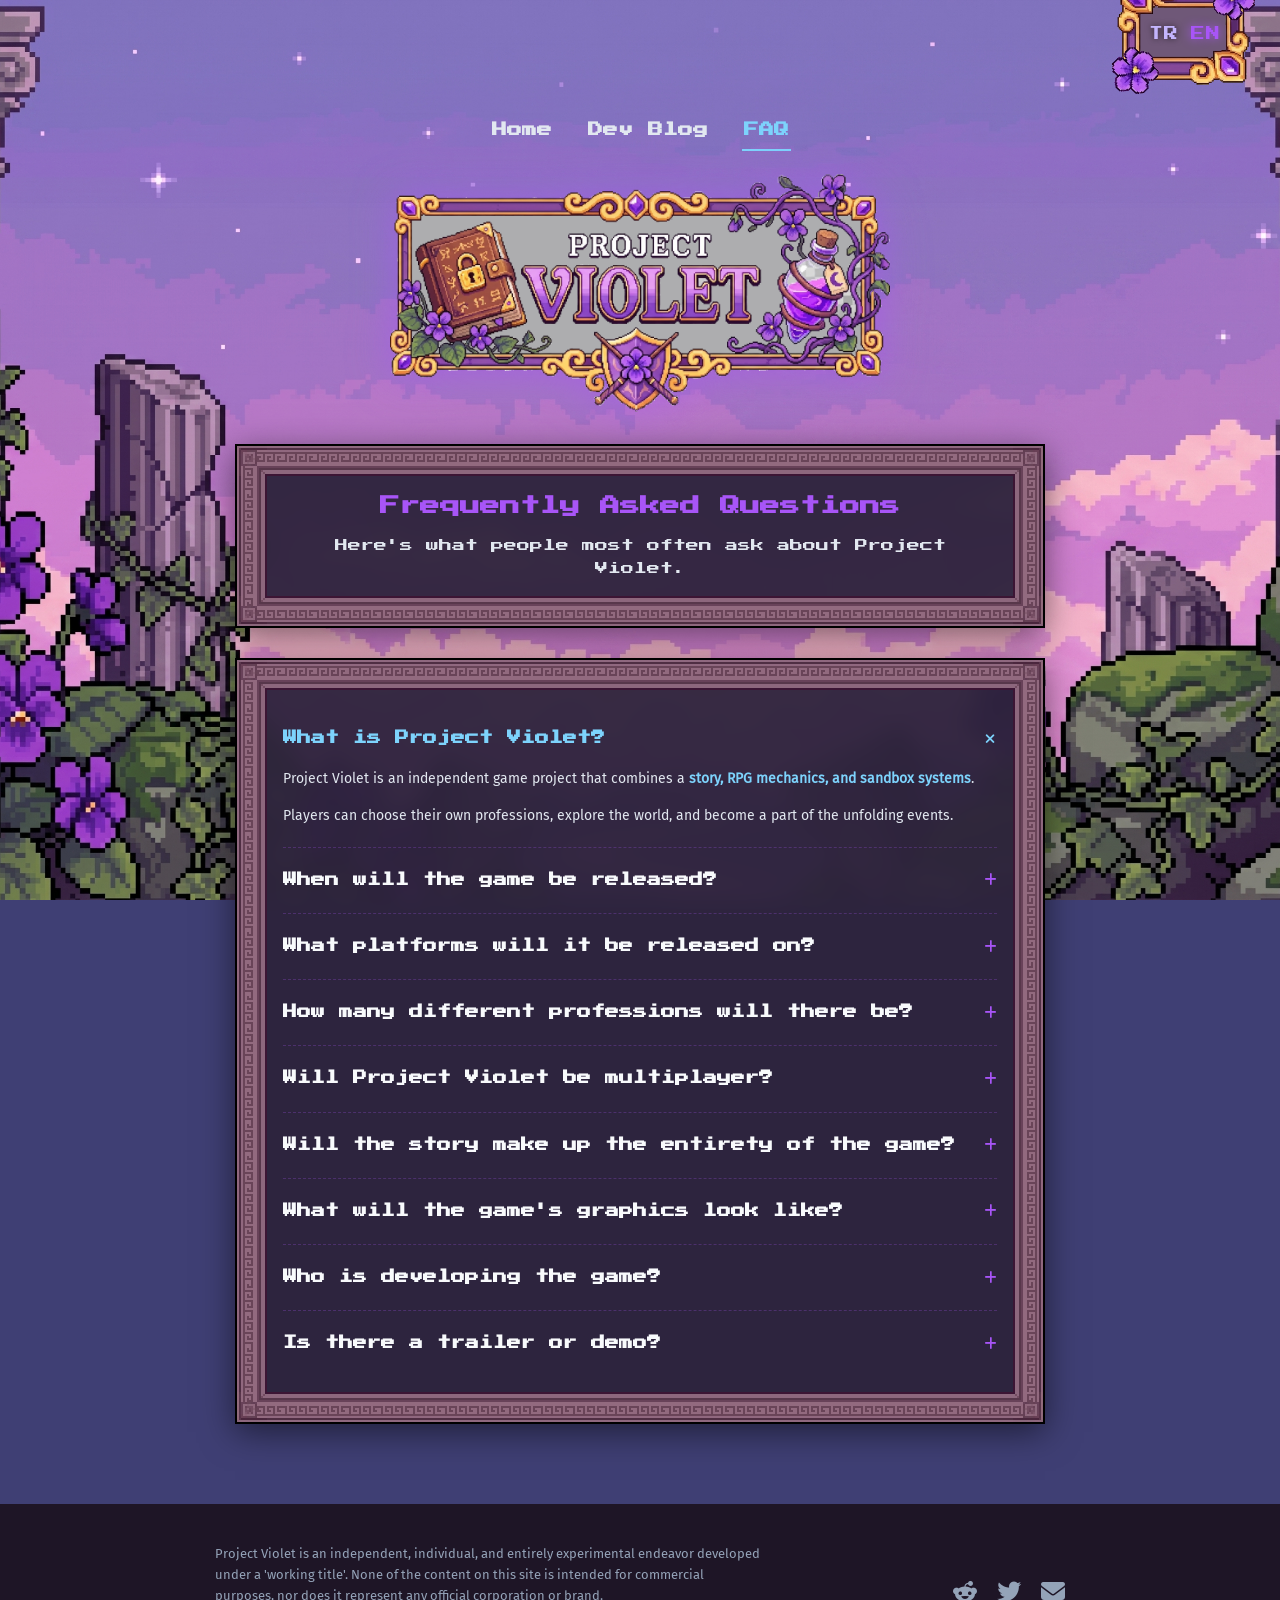
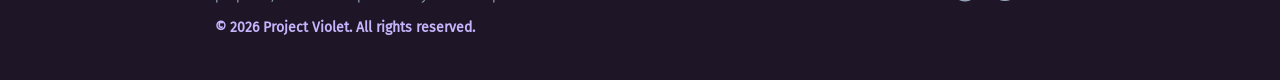
<file: faq-en.html>
<!DOCTYPE html>
<html lang="en">
<head>
    <meta charset="UTF-8">
    <meta name="viewport" content="width=device-width, initial-scale=1.0">
    <title>Project Violet - Frequently Asked Questions</title>

    <!-- Sitenin Ortak CSS Dosyası -->
    <link rel="stylesheet" href="assets/css/style.css">

    <!-- FontAwesome İkon Kütüphanesi -->
    <link rel="stylesheet" href="https://cdnjs.cloudflare.com/ajax/libs/font-awesome/6.4.0/css/all.min.css">

    <link rel="icon" type="image/png" href="assets/images/favicon.png">
    <link rel="apple-touch-icon" sizes="180x180" href="assets/images/favicon.png">
</head>
<body>

    <!-- ÜST BAR VE DİL SEÇİMİ -->
    <header class="ust-menu">
        <div class="dil-cerceve-kutusu">
            <img src="assets/images/language_frame.png" alt="Frame" class="dil-arkaplan-cerceve">
            <div class="dil-butonlari">
                <a href="faq-tr.html" class="dil-btn">TR</a>
                <a href="faq-en.html" class="dil-btn dil-aktif">EN</a>
            </div>
        </div>
    </header>

    <div class="sayfa-govde">

        <!-- LOGO VE SAYFA MENÜSÜ -->
        <div class="logo-merkez-alani">
            <nav class="sayfa-menu">
                <a href="en.html">Home</a>
                <a href="blog-en.html">Dev Blog</a>
                <a href="faq-en.html" class="aktif">FAQ</a>
            </nav>
            <img src="assets/images/logo.png" alt="Project Violet Logo" class="ana-logo">
        </div>

        <!-- ANA İÇERİK (SSS KUTULARI) -->
        <main class="ana-icerik">

            <div class="kutu" style="text-align: center;">
                <h1 class="baslik-mor">Frequently Asked Questions</h1>
                <p style="margin-top: 10px; margin-bottom: 0;">Here's what people most often ask about Project Violet.</p>
            </div>

            <div class="kutu faq-kapsayici">

                <details class="faq-satir" open>
                    <summary>What is Project Violet?</summary>
                    <div class="faq-cevap">
                        <p>Project Violet is an independent game project that combines a <strong>story, RPG mechanics, and sandbox systems</strong>.</p>
                        <p>Players can choose their own professions, explore the world, and become a part of the unfolding events.</p>
                    </div>
                </details>

                <details class="faq-satir">
                    <summary>When will the game be released?</summary>
                    <div class="faq-cevap">
                        <p>There is <strong>no exact release date</strong> yet.</p>
                        <p>Project Violet is in early development, and our priority is to build the core systems of the game solidly.</p>
                    </div>
                </details>

                <details class="faq-satir">
                    <summary>What platforms will it be released on?</summary>
                    <div class="faq-cevap">
                        <p>The game is primarily being developed for <strong>PC</strong>.</p>
                        <p>As the development process progresses, official announcements will be made through this site.</p>
                    </div>
                </details>

                <details class="faq-satir">
                    <summary>How many different professions will there be?</summary>
                    <div class="faq-cevap">
                        <p>There will be multiple professions, and each one will offer a different gameplay style.</p>
                        <p>Roles currently being worked on include <strong>mining, trading, blacksmithing, farming, and combat</strong>-focused paths.</p>
                    </div>
                </details>

                <details class="faq-satir">
                    <summary>Will Project Violet be multiplayer?</summary>
                    <div class="faq-cevap">
                        <p>Multiplayer features are <strong>among the project ideas</strong>.</p>
                        <p>However, the scope of the multiplayer system and at what stage of the game it will be implemented have not been finalized yet.</p>
                    </div>
                </details>

                <details class="faq-satir">
                    <summary>Will the story make up the entirety of the game?</summary>
                    <div class="faq-cevap">
                        <p>No.</p>
                        <p>Alongside the story aspect, Project Violet also features <strong>dynamic sandbox systems</strong>.</p>
                        <p>The world is intended to continue living even after the story comes to an end.</p>
                    </div>
                </details>

                <details class="faq-satir">
                    <summary>What will the game's graphics look like?</summary>
                    <div class="faq-cevap">
                        <p>Project Violet is being developed in a <strong>pixel art</strong> style.</p>
                        <p>Our goal is to create a unique, atmospheric, and cohesive visual world.</p>
                    </div>
                </details>

                <details class="faq-satir">
                    <summary>Who is developing the game?</summary>
                    <div class="faq-cevap">
                        <p>Project Violet is being developed as an <strong>independent</strong> game project.</p>
                        <p>Throughout the development process, we will share how the project grows and what we learn via the Dev Blog.</p>
                    </div>
                </details>

                <details class="faq-satir">
                    <summary>Is there a trailer or demo?</summary>
                    <div class="faq-cevap">
                        <p>Not yet.</p>
                        <p>Our first goal is to build the <strong>playable core systems</strong>.</p>
                        <p>Once the first serious playable contents are ready, they will be shared here.</p>
                    </div>
                </details>

            </div>

        </main>
        
        <!-- YENİ TAM EKRAN PASTEL ALT BİLGİ (FOOTER) ALANI (İNGİLİZCE) -->
        <footer class="site-footer">
            <div class="footer-sol">
                <p class="yasal-metin">
                    Project Violet is an independent, individual, and entirely experimental endeavor developed under a 'working title'. None of the content on this site is intended for commercial purposes, nor does it represent any official corporation or brand.
                </p>
                <span class="telif">© 2026 Project Violet. All rights reserved.</span>
            </div>
            <div class="footer-sag">
                <a href="https://www.reddit.com" target="_blank" rel="noopener noreferrer" title="Reddit">
                    <i class="fab fa-reddit-alien"></i>
                </a>
                <a href="https://twitter.com" target="_blank" rel="noopener noreferrer" title="Twitter">
                    <i class="fab fa-twitter"></i>
                </a>
                <a href="contact-en.html" title="Contact">
                    <i class="fas fa-envelope"></i>
                </a>
            </div>
        </footer>

    </div>

    <!-- SİHİR TOZU EFEKTİ -->
    <div class="sihir-kutusu" id="sihirKutusu"></div>
    <script>
        function sihirYarat() {
            const kutu = document.getElementById('sihirKutusu');
            if (!kutu) return;
            const sihir = document.createElement('div');
            sihir.classList.add('sihir-tozu');
            const boyut = Math.random() * 2 + 2;
            sihir.style.width = boyut + 'px';
            sihir.style.height = boyut + 'px';
            sihir.style.left = Math.random() * 100 + 'vw';
            sihir.style.animationDuration = Math.random() * 8 + 6 + 's';
            kutu.appendChild(sihir);
            setTimeout(() => { sihir.remove(); }, 14000);
        }
        setInterval(sihirYarat, 400);
    </script>

</body>
</html>
</file>
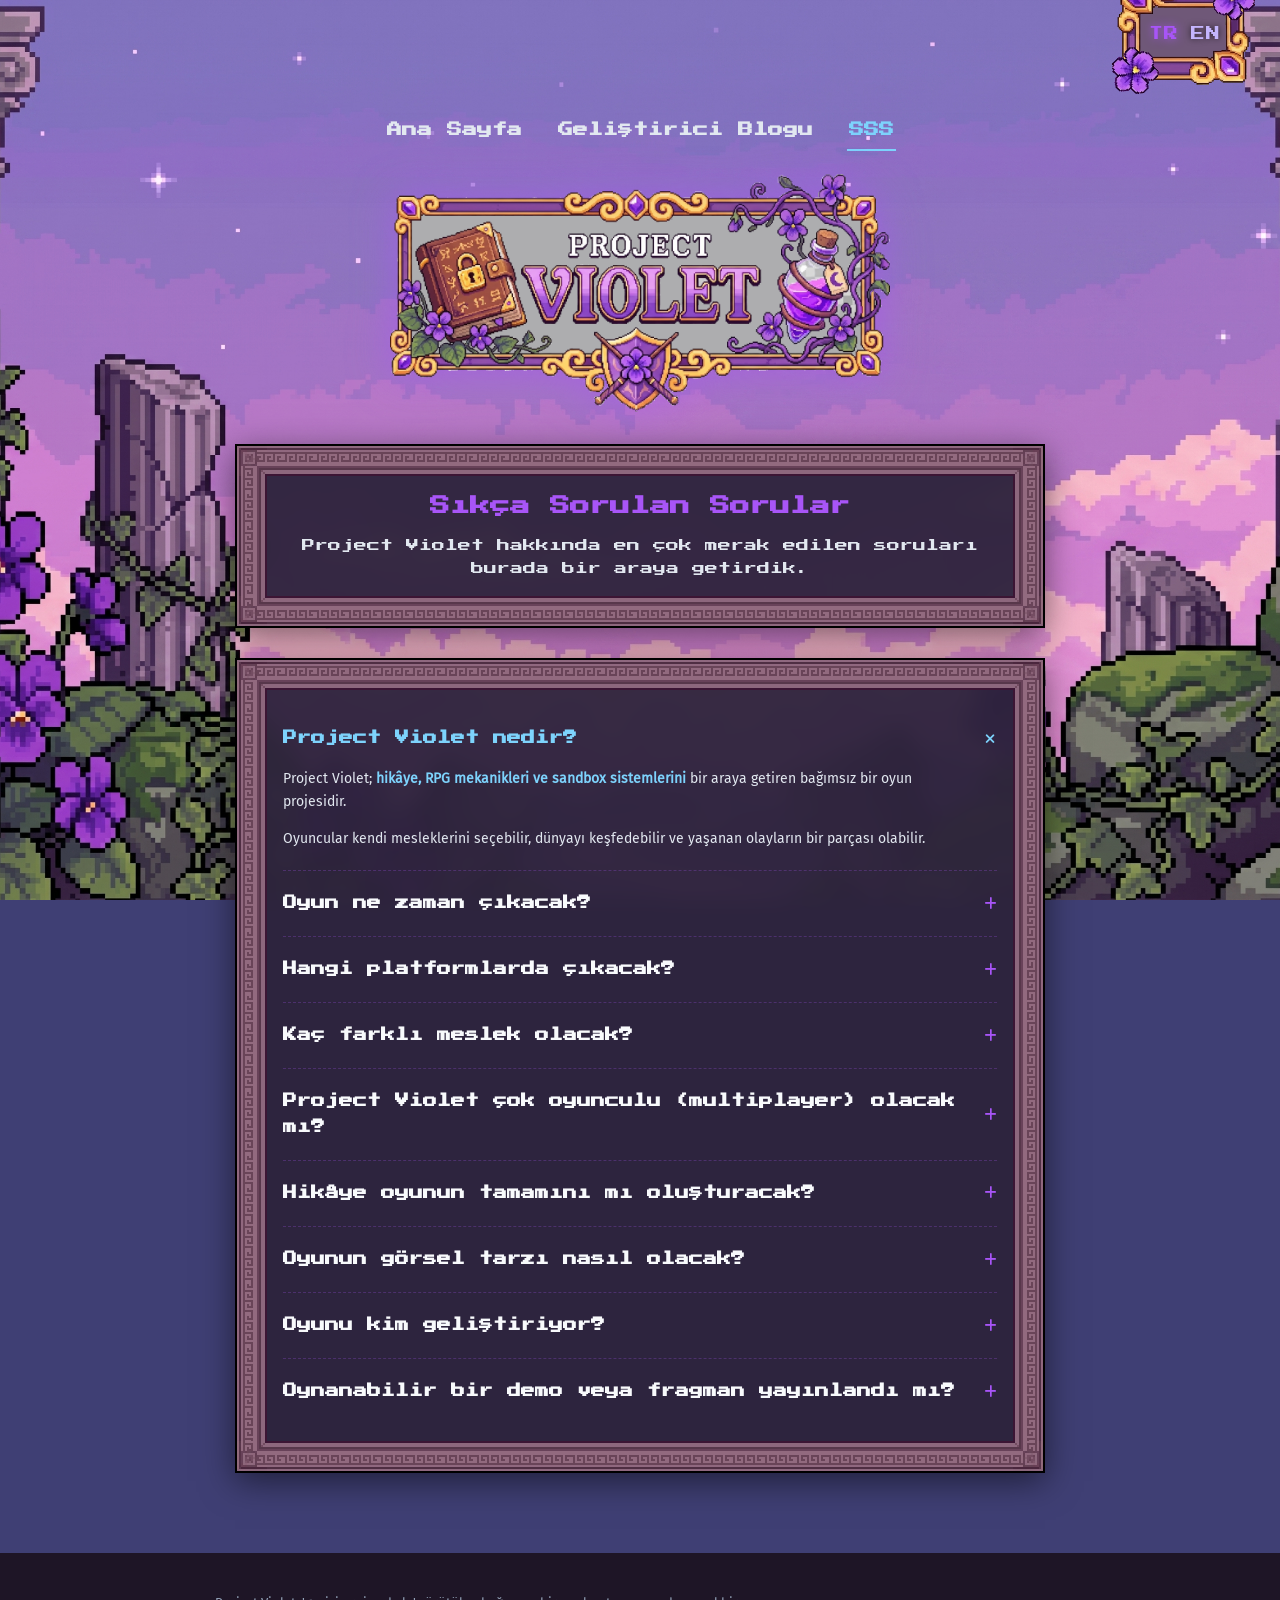
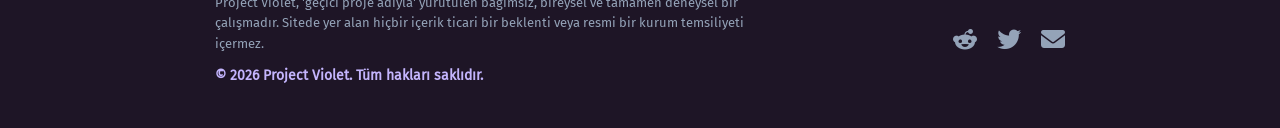
<file: faq-tr.html>
<!DOCTYPE html>
<html lang="tr">
<head>
    <meta charset="UTF-8">
    <meta name="viewport" content="width=device-width, initial-scale=1.0">
    <title>Project Violet - Sıkça Sorulan Sorular</title>

    <!-- Sitenin Ortak CSS Dosyası -->
    <link rel="stylesheet" href="assets/css/style.css">

    <!-- FontAwesome İkon Kütüphanesi -->
    <link rel="stylesheet" href="https://cdnjs.cloudflare.com/ajax/libs/font-awesome/6.4.0/css/all.min.css">

    <link rel="icon" type="image/png" href="assets/images/favicon.png">
    <link rel="apple-touch-icon" sizes="180x180" href="assets/images/favicon.png">
</head>
<body>

    <!-- ÜST BAR VE DİL SEÇİMİ -->
    <header class="ust-menu">
        <div class="dil-cerceve-kutusu">
            <img src="assets/images/language_frame.png" alt="Frame" class="dil-arkaplan-cerceve">
            <div class="dil-butonlari">
                <a href="faq-tr.html" class="dil-btn dil-aktif">TR</a>
                <a href="faq-en.html" class="dil-btn">EN</a>
            </div>
        </div>
    </header>

    <div class="sayfa-govde">

        <!-- LOGO VE SAYFA MENÜSÜ -->
        <div class="logo-merkez-alani">
            <nav class="sayfa-menu">
                <a href="tr.html">Ana Sayfa</a>
                <a href="blog-tr.html">Geliştirici Blogu</a>
                <a href="faq-tr.html" class="aktif">SSS</a>
            </nav>
            <img src="assets/images/logo.png" alt="Project Violet Logo" class="ana-logo">
        </div>

        <!-- ANA İÇERİK (SSS KUTULARI) -->
        <main class="ana-icerik">

            <!-- Üst Bilgi Kutusu -->
            <div class="kutu" style="text-align: center;">
                <h1 class="baslik-mor">Sıkça Sorulan Sorular</h1>
                <p style="margin-top: 10px; margin-bottom: 0;">Project Violet hakkında en çok merak edilen soruları burada bir araya getirdik.</p>
            </div>

            <!-- TÜM SORULARIN OLDUĞU TEK ANA KUTU -->
            <div class="kutu faq-kapsayici">

                <details class="faq-satir" open>
                    <summary>Project Violet nedir?</summary>
                    <div class="faq-cevap">
                        <p>Project Violet; <strong>hikâye, RPG mekanikleri ve sandbox sistemlerini</strong> bir araya getiren bağımsız bir oyun projesidir.</p>
                        <p>Oyuncular kendi mesleklerini seçebilir, dünyayı keşfedebilir ve yaşanan olayların bir parçası olabilir.</p>
                    </div>
                </details>

                <details class="faq-satir">
                    <summary>Oyun ne zaman çıkacak?</summary>
                    <div class="faq-cevap">
                        <p>Henüz <strong>kesin bir çıkış tarihi</strong> bulunmuyor.</p>
                        <p>Project Violet erken geliştirme aşamasında ve önceliğimiz oyunun temel sistemlerini sağlam bir şekilde oluşturmak.</p>
                    </div>
                </details>

                <details class="faq-satir">
                    <summary>Hangi platformlarda çıkacak?</summary>
                    <div class="faq-cevap">
                        <p>Oyun öncelikli olarak <strong>PC platformu</strong> için geliştirilmektedir.</p>
                        <p>Geliştirme süreci ilerledikçe farklı platformlarle ilgili resmi duyurular yapılacaktır.</p>
                    </div>
                </details>

                <details class="faq-satir">
                    <summary>Kaç farklı meslek olacak?</summary>
                    <div class="faq-cevap">
                        <p>Birden fazla meslek yer alacak ve her biri farklı bir oynanış deneyimi sunacaktır.</p>
                        <p>Şu anda üzerinde çalışılan alanlar arasında <strong>madencilik, ticaret, demircilik, çiftçilik ve savaş</strong> odaklı roller bulunmaktadır.</p>
                    </div>
                </details>

                <details class="faq-satir">
                    <summary>Project Violet çok oyunculu (multiplayer) olacak mı?</summary>
                    <div class="faq-cevap">
                        <p>Çok oyunculu özellikler <strong>fikir aşamasında</strong> değerlendirilmektedir.</p>
                        <p>Ancak sistemin kapsamı ve projenin hangi aşamasında ekleneceği henüz netleşmemiştir.</p>
                    </div>
                </details>

                <details class="faq-satir">
                    <summary>Hikâye oyunun tamamını mı oluşturacak?</summary>
                    <div class="faq-cevap">
                        <p>Hayır.</p>
                        <p>Project Violet, ana hikâye kurgusunun yanı sıra <strong>dinamik sandbox sistemleri</strong> barındırır.</p>
                        <p>Senaryo tamamlandıktan sonra bile oyun dünyasının kendi içinde akmaya devam etmesi hedeflenmektedir.</p>
                    </div>
                </details>

                <details class="faq-satir">
                    <summary>Oyunun görsel tarzı nasıl olacak?</summary>
                    <div class="faq-cevap">
                        <p>Project Violet, özgün <strong>pixel art</strong> estetiğiyle tasarlanmaktadır.</p>
                        <p>Temel amaç, oyunculara atmosferik ve tutarlı bir görsel dünya sunmaktır.</p>
                    </div>
                </details>

                <details class="faq-satir">
                    <summary>Oyunu kim geliştiriyor?</summary>
                    <div class="faq-cevap">
                        <p>Project Violet <strong>bağımsız bir bireysel geliştirme</strong> projesidir.</p>
                        <p>Gelişmeleri, karşılaşılan teknik zorlukları ve edinilen deneyimleri Geliştirici Blogu üzerinden paylaşıyoruz.</p>
                    </div>
                </details>

                <details class="faq-satir">
                    <summary>Oynanabilir bir demo veya fragman yayınlandı mı?</summary>
                    <div class="faq-cevap">
                        <p>Henüz yayınlanmadı.</p>
                        <p>Şu anki odak noktamız <strong>temel mekaniklerin</strong> kararlı bir yapıya kavuşturulmasıdır.</p>
                        <p>İlk oynanabilir materyaller hazır olduğunda toplulukla paylaşılacaktır.</p>
                    </div>
                </details>

            </div>

        </main>
        
        <!-- ALT BİLGİ (FOOTER) -->
        <footer class="site-footer">
            <div class="footer-sol">
                <p class="yasal-metin">
                    Project Violet, 'geçici proje adıyla' yürütülen bağımsız, bireysel ve tamamen deneysel bir çalışmadır. Sitede yer alan hiçbir içerik ticari bir beklenti veya resmi bir kurum temsiliyeti içermez.
                </p>
                <span class="telif">© 2026 Project Violet. Tüm hakları saklıdır.</span>
            </div>
            <div class="footer-sag">
                <a href="https://www.reddit.com" target="_blank" rel="noopener noreferrer" title="Reddit">
                    <i class="fab fa-reddit-alien"></i>
                </a>
                <a href="https://twitter.com" target="_blank" rel="noopener noreferrer" title="Twitter">
                    <i class="fab fa-twitter"></i>
                </a>
                <a href="contact-tr.html" title="İletişim">
                    <i class="fas fa-envelope"></i>
                </a>
            </div>
        </footer>

    </div>

    <!-- SİHİR TOZU EFEKTİ -->
    <div class="sihir-kutusu" id="sihirKutusu"></div>
    <script>
        function sihirYarat() {
            const kutu = document.getElementById('sihirKutusu');
            if (!kutu) return;
            const sihir = document.createElement('div');
            sihir.classList.add('sihir-tozu');
            const boyut = Math.random() * 2 + 2;
            sihir.style.width = boyut + 'px';
            sihir.style.height = boyut + 'px';
            sihir.style.left = Math.random() * 100 + 'vw';
            sihir.style.animationDuration = Math.random() * 8 + 6 + 's';
            kutu.appendChild(sihir);
            setTimeout(() => { sihir.remove(); }, 14000);
        }
        setInterval(sihirYarat, 400);
    </script>

</body>
</html>
</file>
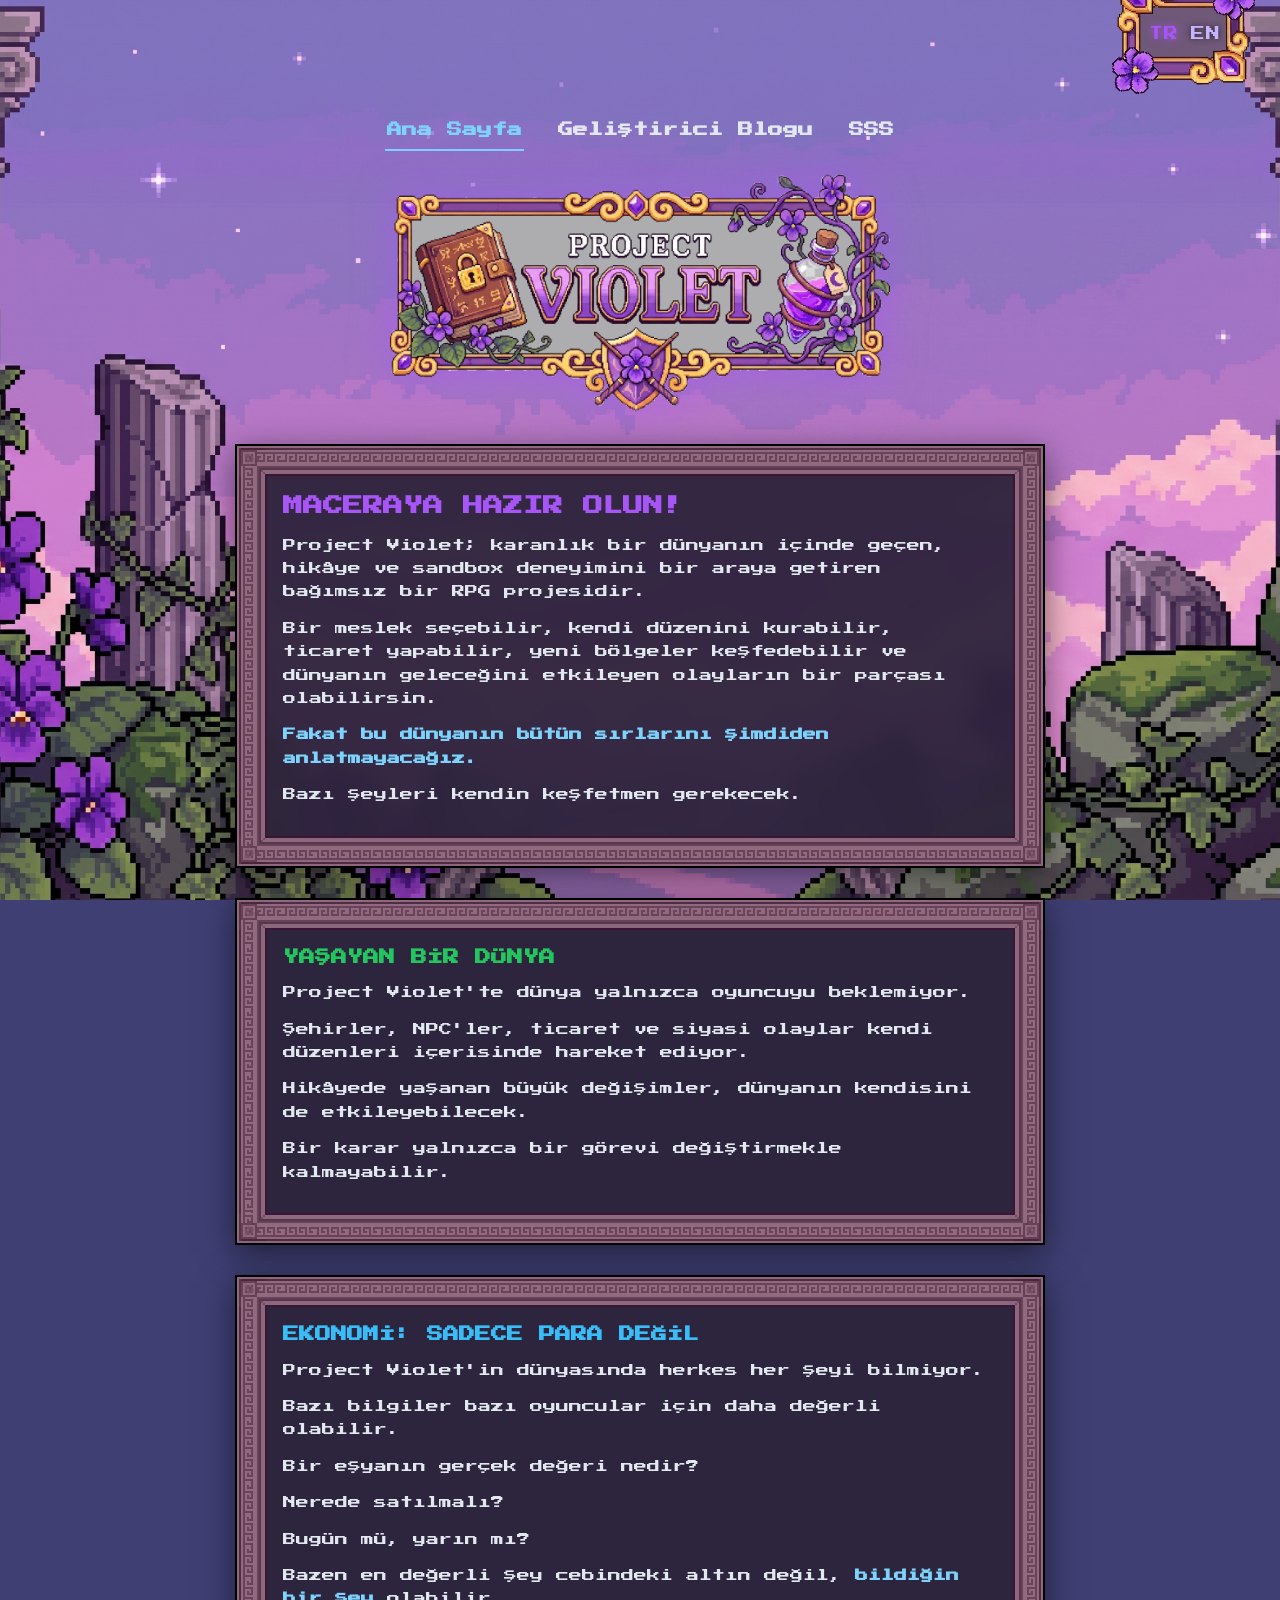
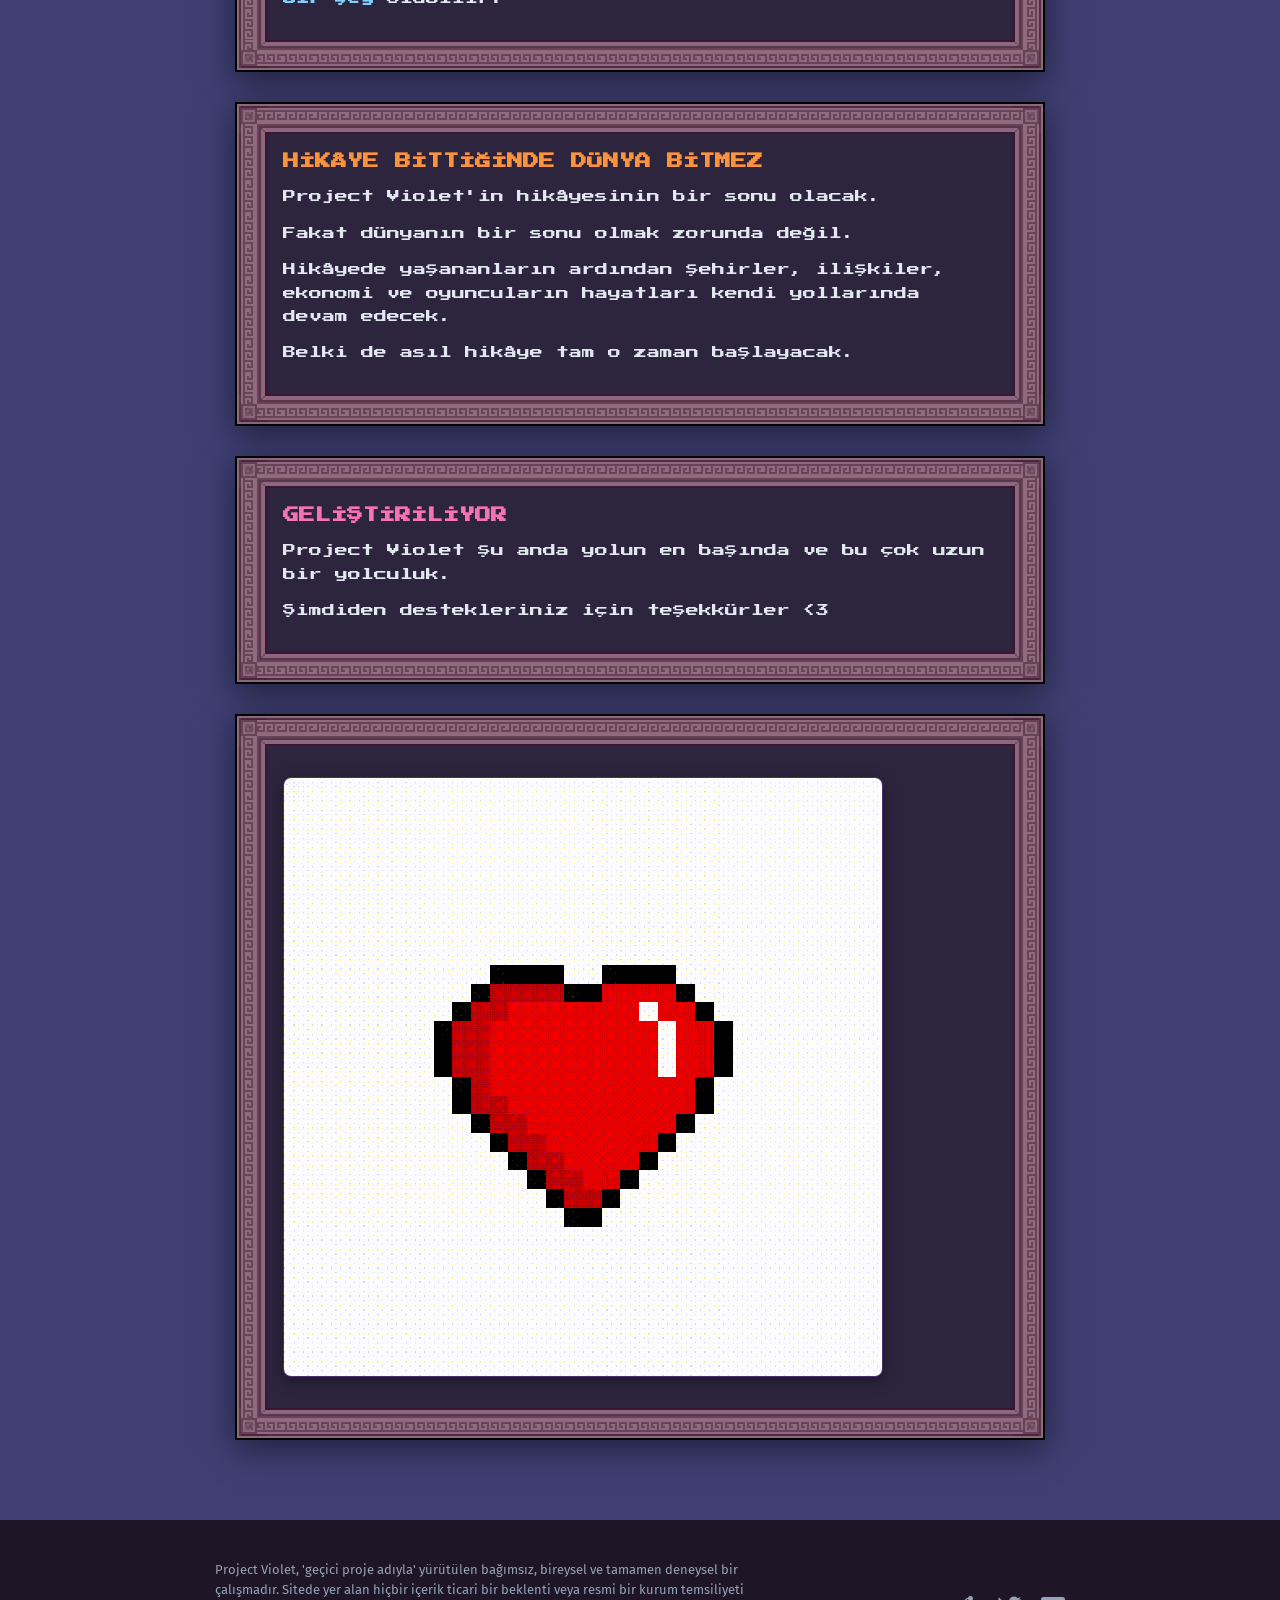
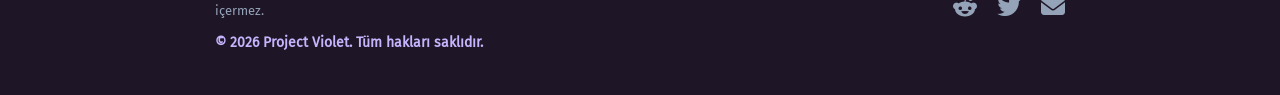
<file: tr.html>
<!DOCTYPE html>
<html lang="tr">
<head>
    <meta charset="UTF-8">
    <meta name="viewport" content="width=device-width, initial-scale=1.0">
    <title>Project Violet</title>
    
    <link rel="stylesheet" href="assets/css/style.css">
    
    <link rel="stylesheet" href="https://cdnjs.cloudflare.com/ajax/libs/font-awesome/6.4.0/css/all.min.css">

    <link rel="icon" type="image/png" href="assets/images/favicon.png">
    <link rel="apple-touch-icon" sizes="180x180" href="assets/images/favicon.png">
</head>
<body>

    <header class="ust-menu">
        <div class="dil-cerceve-kutusu">
            <img src="assets/images/language_frame.png" alt="Frame" class="dil-arkaplan-cerceve">
            <div class="dil-butonlari">
                <a href="tr.html" class="dil-btn dil-aktif">TR</a>
                <a href="en.html" class="dil-btn">EN</a>
            </div>
        </div>
    </header>

    <div class="sayfa-govde">

        <div class="logo-merkez-alani">
            <nav class="sayfa-menu">
                <a href="tr.html" class="aktif">Ana Sayfa</a>
                <a href="blog-tr.html">Geliştirici Blogu</a>
                <a href="faq-tr.html">SSS</a>
            </nav>
            <img src="assets/images/logo.png" alt="Project Violet Logo" class="ana-logo">
        </div>

        <main class="ana-icerik">

            <div class="kutu">
                <h1 class="baslik-mor">MACERAYA HAZIR OLUN!</h1>
                <p>Project Violet; karanlık bir dünyanın içinde geçen, hikâye ve sandbox deneyimini bir araya getiren bağımsız bir RPG projesidir.</p>
                <p>Bir meslek seçebilir, kendi düzenini kurabilir, ticaret yapabilir, yeni bölgeler keşfedebilir ve dünyanın geleceğini etkileyen olayların bir parçası olabilirsin.</p>
                <p><strong>Fakat bu dünyanın bütün sırlarını şimdiden anlatmayacağız.</strong></p>
                <p>Bazı şeyleri kendin keşfetmen gerekecek.</p>
            </div>

            <!-- YENİ_YAMA_BURAYA -->
            
            <div class="kutu">
                <h2 class="baslik-yesil">YAŞAYAN BİR DÜNYA</h2>
                <p>Project Violet'te dünya yalnızca oyuncuyu beklemiyor.</p>
                <p>Şehirler, NPC'ler, ticaret ve siyasi olaylar kendi düzenleri içerisinde hareket ediyor.</p>
                <p>Hikâyede yaşanan büyük değişimler, dünyanın kendisini de etkileyebilecek.</p>
                <p>Bir karar yalnızca bir görevi değiştirmekle kalmayabilir.</p>
            </div>

            <div class="kutu">
                <h2 class="baslik-mavi">EKONOMİ: SADECE PARA DEĞİL</h2>
                <p>Project Violet'in dünyasında herkes her şeyi bilmiyor.</p>
                <p>Bazı bilgiler bazı oyuncular için daha değerli olabilir.</p>
                <p>Bir eşyanın gerçek değeri nedir?</p>
                <p>Nerede satılmalı?</p>
                <p>Bugün mü, yarın mı?</p>
                <p>Bazen en değerli şey cebindeki altın değil, <strong>bildiğin bir şey</strong> olabilir.</p>
            </div>

            <div class="kutu">
                <h2 class="baslik-turuncu">HİKÂYE BİTTİĞİNDE DÜNYA BİTMEZ</h2>
                <p>Project Violet'in hikâyesinin bir sonu olacak.</p>
                <p>Fakat dünyanın bir sonu olmak zorunda değil.</p>
                <p>Hikâyede yaşananların ardından şehirler, ilişkiler, ekonomi ve oyuncuların hayatları kendi yollarında devam edecek.</p>
                <p>Belki de asıl hikâye tam o zaman başlayacak.</p>
            </div>

            <div class="kutu">
                <h2 class="baslik-pembe">GELİŞTİRİLİYOR</h2>
                <p>Project Violet şu anda yolun en başında ve bu çok uzun bir yolculuk.</p>
                <p>Şimdiden destekleriniz için teşekkürler &lt;3</p>
            </div>

            <div class="kutu" style="color: #e2e8f0;">
                <h2 style="color: #c20000;"></h2>
                <img src="assets/images/gif1.gif" alt="" class="yama-resmi">
            </div>

        </main>
        
        <footer class="site-footer">
            <div class="footer-sol">
                <p class="yasal-metin">
                    Project Violet, 'geçici proje adıyla' yürütülen bağımsız, bireysel ve tamamen deneysel bir çalışmadır. Sitede yer alan hiçbir içerik ticari bir beklenti veya resmi bir kurum temsiliyeti içermez.
                </p>
                <span class="telif">© 2026 Project Violet. Tüm hakları saklıdır.</span>
            </div>
            <div class="footer-sag">
                <a href="https://www.reddit.com" target="_blank" rel="noopener noreferrer" title="Reddit">
                    <i class="fab fa-reddit-alien"></i>
                </a>
                <a href="https://twitter.com" target="_blank" rel="noopener noreferrer" title="Twitter">
                    <i class="fab fa-twitter"></i>
                </a>
                <a href="contact-tr.html" title="İletişim">
                    <i class="fas fa-envelope"></i>
                </a>
            </div>
        </footer>

    </div>

    <div class="sihir-kutusu" id="sihirKutusu"></div>
    <script>
        function sihirYarat() {
            const kutu = document.getElementById('sihirKutusu');
            if (!kutu) return;
            const sihir = document.createElement('div');
            sihir.classList.add('sihir-tozu');
            const boyut = Math.random() * 2 + 2;
            sihir.style.width = boyut + 'px';
            sihir.style.height = boyut + 'px';
            sihir.style.left = Math.random() * 100 + 'vw';
            sihir.style.animationDuration = Math.random() * 8 + 6 + 's';
            kutu.appendChild(sihir);
            setTimeout(() => { sihir.remove(); }, 14000); 
        }
        setInterval(sihirYarat, 400);
    </script>
</body>
</html>
</file>
<file: assets/css/style.css>
/* ==========================================================
   PROJECT VIOLET - GÜNCEL & REVİZE FİNAL CSS DOSYASI
   ========================================================== */

:root {
    /* ----------------------------------------------------------
       1. TEMEL SAYFA VE KUTU TEMA RENKLERİ
       ---------------------------------------------------------- */
    --sayfa-arkaplan-rengi: #3f3f74;
    --kutu-arkaplan: rgba(15, 15, 20, 0.75);

    /* ----------------------------------------------------------
       2. EDİTÖR İÇİN 20 FARKLI RENK SEÇENEĞİ (DEĞİŞKENLER)
       ---------------------------------------------------------- */
    --renk-1-mor-ana: #a855f7;       /* Klasik Violet Moru */
    --renk-2-mor-acik: #c4b5fd;      /* Açık Eflatun / Lila */
    --renk-3-mor-koyu: #6b21a8;      /* Derin Gece Moru */
    --renk-4-buz-mavi: #7dd3fc;      /* Buz Mavisi / Açık Cyan */
    --renk-5-neon-mavi: #38bdf8;     /* Parlak Neon Mavi */
    --renk-6-koyu-mavi: #1e40af;     /* Safir / Deniz Mavisi */
    --renk-7-turkuaz: #2dd4bf;       /* Kristal Turkuaz */
    --renk-8-nane-yesili: #4ade80;   /* Canlı Nane Yeşili */
    --renk-9-zumrut: #15803d;        /* Derin Zümrüt Yeşili */
    --renk-10-limon-yesil: #a3e635;  /* Büyü / Zehir Yeşili */
    --renk-11-sari: #facc15;         /* Altın Sarısı */
    --renk-12-kehribar: #f59e0b;     /* Kehribar / Bal Rengi */
    --renk-13-turuncu: #fb923c;      /* Alev Turuncusu */
    --renk-14-kirmizi: #f87171;      /* Kan Kırmızı / Mercan */
    --renk-15-koyu-kirmizi: #991b1b; /* Derin Yakut Kırmızısı */
    --renk-16-pembe: #f472b6;        /* Şeker Pembe */
    --renk-17-fusya: #e879f9;        /* Parlak Fuşya */
    --renk-18-beyaz: #f8fafc;        /* Parlak Saf Beyaz */
    --renk-19-gri-acik: #e2e8f0;     /* Genel Metin Grisi */
    --renk-20-gri-koyu: #94a3b8;     /* Pasif / Tarih Grisi */

    /* Ekstra Başlık Renkleri */
    --baslik-yesil-alternatif: #22c55e;

    /* ----------------------------------------------------------
       3. METİN & EFEKT VARSAYILANLARI
       ---------------------------------------------------------- */
    --metin-ana: var(--renk-19-gri-acik);
    --metin-ikincil: var(--renk-20-gri-koyu);
    --golge-parlama: rgba(168, 85, 247, 0.6);
    --cerceve-cizgi: rgba(168, 85, 247, 0.25);
    --font-oyun: 'OyunFontu', serif;
}

/* ==========================================================
   4. EDİTÖR VE BAŞLIK RENK SINIFLARI 
   ========================================================== */
.c-mor-ana       { color: var(--renk-1-mor-ana) !important; }
.c-mor-acik      { color: var(--renk-2-mor-acik) !important; }
.c-mor-koyu      { color: var(--renk-3-mor-koyu) !important; }
.c-buz-mavi      { color: var(--renk-4-buz-mavi) !important; }
.c-neon-mavi     { color: var(--renk-5-neon-mavi) !important; }
.c-koyu-mavi     { color: var(--renk-6-koyu-mavi) !important; }
.c-turkuaz       { color: var(--renk-7-turkuaz) !important; }
.c-nane-yesili   { color: var(--renk-8-nane-yesili) !important; }
.c-zumrut        { color: var(--renk-9-zumrut) !important; }
.c-limon-yesil   { color: var(--renk-10-limon-yesil) !important; }
.c-sari          { color: var(--renk-11-sari) !important; }
.c-kehribar      { color: var(--renk-12-kehribar) !important; }
.c-turuncu       { color: var(--renk-13-turuncu) !important; }
.c-kirmizi       { color: var(--renk-14-kirmizi) !important; }
.c-koyu-kirmizi  { color: var(--renk-15-koyu-kirmizi) !important; }
.c-pembe         { color: var(--renk-16-pembe) !important; }
.c-fusya         { color: var(--renk-17-fusya) !important; }
.c-beyaz         { color: var(--renk-18-beyaz) !important; }
.c-gri-acik      { color: var(--renk-19-gri-acik) !important; }
.c-gri-koyu      { color: var(--renk-20-gri-koyu) !important; }

/* Özel Başlık Sınıfları */
.baslik-mor      { color: var(--renk-1-mor-ana); }
.baslik-yesil    { color: var(--baslik-yesil-alternatif); }
.baslik-mavi     { color: var(--renk-5-neon-mavi); }
.baslik-turuncu  { color: var(--renk-13-turuncu); }
.baslik-pembe    { color: var(--renk-16-pembe); }
.buz-mavi-baslik { color: var(--renk-4-buz-mavi); }

/* ==========================================================
   5. GENEL TEMEL AYARLAR & FONT TANIMI
   ========================================================== */
* {
    box-sizing: border-box;
}

@font-face {
    font-family: 'OyunFontu';
    src: url('../fonts/PressStart2P.ttf') format('truetype');
    font-weight: normal;
    font-style: normal;
}

@font-face {
    font-family: 'FiraSans';
    src: url('../fonts/FiraSans-Regular.ttf') format('truetype');
    font-weight: normal;
    font-style: normal;
}

body {
    margin: 0;
    font-family: var(--font-oyun);
    font-size: 13px;
    line-height: 1.8;
    color: var(--metin-ana);
    
    background-color: var(--sayfa-arkaplan-rengi);
    background-image: url('../images/arkaplan.png');
    background-size: cover;
    background-position: center;
    background-attachment: fixed;
    /* Footer için alt tarafa esneme payı */
    min-height: 100vh;
    overflow-x: hidden;
}

/* ==========================================================
   6. ÜST BAR, SEKMELER VE DİL SEÇENEĞİ (HEADER)
   ========================================================== */
.ust-menu {
    position: relative;
    display: flex;
    justify-content: center;
    align-items: center;
    min-height: 70px;
    padding: 10px 20px;
    width: 100%;
    z-index: 100;
}

.ust-bar-arkaplan {
    position: absolute;
    top: 0;
    left: 50%;
    transform: translateX(-50%);
    width: 100%;
    max-width: 1000px;
    height: 100%;
    z-index: -1;
    object-fit: cover;
}

.sayfa-menu {
    display: flex;
    justify-content: center;
    gap: 32px;
    flex-wrap: wrap;
    margin: 6px 0 28px;
    z-index: 10;
}

.sayfa-menu a {
    color: var(--renk-19-gri-acik);
    text-decoration: none;
    font-size: 15px;
    padding: 6px 2px;
    border-bottom: 2px solid transparent;
    transition: color .2s ease, border-color .2s ease;
    font-weight: bold;
}

.sayfa-menu a:hover,
.sayfa-menu a.aktif {
    color: var(--renk-4-buz-mavi);
    border-bottom-color: var(--renk-4-buz-mavi);
}

.dil-cerceve-kutusu {
    position: absolute;
    right: 20px;
    top: 50%;
    transform: translateY(-50%);
    display: inline-block;
    width: 150px;  
    height: 130px; 
}

.dil-arkaplan-cerceve {
    position: absolute;
    top: 0;
    left: 0;
    width: 100%;
    height: 100%;
    object-fit: contain;
    pointer-events: none;
    z-index: 1;
}

.dil-butonlari {
    position: absolute;
    top: 0;
    left: 0;
    width: 100%;
    height: 100%;
    z-index: 2;
    pointer-events: auto;
    display: flex;
    align-items: center;
    justify-content: center;
    gap: 12px;
}

.dil-btn {
    cursor: pointer;
    text-decoration: none;
    font-family: var(--font-oyun);
    font-size: 14px;
    letter-spacing: 1px;
    color: var(--renk-2-mor-acik);
    text-shadow: 0 0 6px rgba(0, 0, 0, 0.6);
    transition: color 0.2s ease, transform 0.2s ease;
}

.dil-btn:hover {
    color: var(--renk-18-beyaz);
    transform: scale(1.1);
}

.dil-btn.dil-aktif {
    color: var(--renk-1-mor-ana);
    text-shadow: 0 0 10px rgba(168, 85, 247, 0.85);
}

/* ==========================================================
   7. SAYFA GÖVDESİ & BANNER / LOGO ALANI
   ========================================================== */
.sayfa-govde {
    max-width: 850px;
    margin: 40px auto 0 auto;
    padding: 0 20px;
}

.logo-merkez-alani {
    position: relative;
    text-align: center;
    aspect-ratio: 2560 / 1440;
}

.ana-arkaplan-resim {
    display: none; 
}

.ana-logo {
    position: absolute;
    top: 40%; 
    left: 50%;
    transform: translate(-50%, -50%);
    max-width: 500px;
    width: 70%;
    height: auto;
    filter: drop-shadow(0 0 20px var(--golge-parlama));
    transition: transform 0.3s ease;
    z-index: 5;
}

.ana-logo:hover {
    transform: translate(-50%, -50%) scale(1.02);
}

/* ==========================================================
   8. İÇERİK KUTULARI (BÜYÜTÜLMÜŞ PİKSEL ÇERÇEVELER)
   ========================================================== */
.ana-icerik {
    margin-top: calc(-18.44% + 28px);
    margin-bottom: 40px;
}

.kutu {
    position: relative;
    /* PC için 32px çerçeve alanına göre iç boşluk artırıldı */
    padding: 48px; 
    margin-bottom: 30px;
    background-color: rgba(45, 35, 60, 0.95); 

    background-image: 
        url('../images/frame_image/corner_upperleft.png'),
        url('../images/frame_image/corner_upperright.png'),
        url('../images/frame_image/corner_lowerleft.png'),
        url('../images/frame_image/corner_lowerright.png'),
        url('../images/frame_image/upper.png'),
        url('../images/frame_image/lower.png'),
        url('../images/frame_image/left.png'),
        url('../images/frame_image/right.png');
        
    /* Parçaların Konumları (PC'de 32px ölçekte) */
    background-position: 
        0 0,           
        100% 0,        
        0 100%,        
        100% 100%,     
        32px 0,        
        32px 100%,     
        0 32px,        
        100% 32px;     
        
    /* Parçaların Boyutları (Tüm desenler 32x32 olarak netleştirildi ve büyütüldü) */
    background-size: 
        32px 32px, 32px 32px, 32px 32px, 32px 32px,
        32px 32px, 32px 32px, 32px 32px, 32px 32px;
        
    background-repeat: 
        no-repeat, no-repeat, no-repeat, no-repeat,
        repeat-x, /* Üst kenar */
        repeat-x, /* Alt kenar */
        repeat-y, /* Sol kenar */
        repeat-y; /* Sağ kenar */

    /* Pikselleri 2 katına çıkarırken bulanıklaşmayı engeller */
    image-rendering: pixelated;
    image-rendering: crisp-edges;

    backdrop-filter: blur(10px);
    -webkit-backdrop-filter: blur(10px);
    box-shadow: 0 8px 32px rgba(0, 0, 0, 0.5);
}

h1, h2 {
    font-family: var(--font-oyun);
    color: var(--renk-1-mor-ana);
    margin-top: 0;
    line-height: 1.4;
}

h1 { font-size: 20px; }
h2 { font-size: 16px; }

.tarih {
    display: block;
    font-size: 11px;
    color: var(--metin-ikincil);
    margin-bottom: 15px;
}

ul { padding-left: 20px; }
li { margin-bottom: 12px; }

.kutu strong, .kutu b { color: var(--renk-4-buz-mavi); }
.blog-yazisi p { color: var(--renk-19-gri-acik); line-height: 1.65; }

/* ==========================================================
   9. MEDYA ELEMANLARI
   ========================================================== */
.yama-resmi {
    width: 100%;
    max-width: 600px;
    height: auto;
    border-radius: 8px;
    margin: 15px 0;
    border: 1px solid var(--cerceve-cizgi);
    box-shadow: 0 4px 15px rgba(0, 0, 0, 0.4);
    display: block;
}

/* ==========================================================
   10. SİHİR TOZU EFEKTİ
   ========================================================== */
.sihir-kutusu {
    position: fixed;
    top: 0; left: 0; width: 100vw; height: 100vh;
    pointer-events: none; z-index: 9999; overflow: hidden;
}

.sihir-tozu {
    position: absolute;
    top: -10vh;
    background: var(--renk-1-mor-ana);
    border-radius: 50%;
    box-shadow: 0 0 8px var(--renk-1-mor-ana), 0 0 15px var(--renk-2-mor-acik);
    animation: sihir-yagisi linear infinite;
}

@keyframes sihir-yagisi {
    0% { transform: translateY(0) scale(0.8); opacity: 0; }
    10% { opacity: 1; }
    80% { opacity: 0.8; }
    100% { transform: translateY(110vh) scale(1.2); opacity: 0; }
}

/* ==========================================================
   11. ALT BİLGİ (YENİ TAM EKRAN PASTEL FOOTER)
   ========================================================== */
.site-footer {
    /* Sihirli CSS hack'i: Kutunun dışına taşıp tüm ekranı boydan boya kaplar */
    width: 100vw;
    margin-left: calc(-50vw + 50%);
    margin-right: calc(-50vw + 50%);
    
    /* İstenilen mat, pastel arka plan (Görseline uyumlu koyu ton) */
    background-color: #1e1526; 
    
    /* İçeriğin yine sayfa ortasında (850px) kalmasını sağlayan matematik */
    padding: 40px max(20px, calc(50vw - 425px));
    
    /* Eski kutu özelliklerini siliyoruz */
    border-radius: 0;
    border: none;
    box-shadow: none;
    backdrop-filter: none;
    -webkit-backdrop-filter: none;
    
    /* İçerik düzeni */
    display: flex;
    justify-content: space-between;
    align-items: center;
    flex-wrap: wrap;
    gap: 30px;
    
    margin-top: 80px;
    margin-bottom: 0;
    font-family: 'FiraSans', sans-serif;
}

.footer-sol {
    display: flex;
    flex-direction: column;
    gap: 8px;
    max-width: 550px;
}

.yasal-metin {
    font-size: 13px;
    line-height: 1.6;
    color: var(--renk-20-gri-koyu);
    margin: 0;
}

.telif {
    font-size: 14px;
    color: var(--renk-2-mor-acik);
    font-weight: bold;
}

.footer-sag {
    display: flex;
    gap: 20px;
    align-items: center;
}

.footer-sag a {
    color: var(--renk-20-gri-koyu);
    font-size: 24px;
    text-decoration: none;
    transition: transform 0.2s ease, color 0.2s ease;
}

.footer-sag a:hover {
    color: var(--renk-4-buz-mavi);
    transform: scale(1.15);
}

/* ==========================================================
   12. MOBİL UYUM (RESPONSIVE DESIGN)
   ========================================================== */
@media screen and (max-width: 768px) {
    
    body {
        background-attachment: scroll;
        background-position: top center;
    }

    .ust-menu { 
        padding: 15px 20px; 
        flex-direction: column; 
        gap: 15px;
    }
    
    .logo-merkez-alani {
        aspect-ratio: auto; 
        display: flex; flex-direction: column; align-items: center; gap: 15px;
    }

    .ana-logo {
        position: relative; top: auto; left: auto; transform: none; width: 100%; max-width: 280px; 
    }
    .ana-logo:hover { transform: scale(1.02); }

    .sayfa-menu { gap: 10px; margin: 0; }
    .sayfa-menu a { font-size: 11px; padding: 4px; }

    .dil-cerceve-kutusu { 
        position: relative; right: 0; transform: none; width: auto; height: auto; 
    }
    .dil-arkaplan-cerceve { display: none; }
    .dil-butonlari {
        position: relative;
        background: rgba(15, 15, 20, 0.85); 
        backdrop-filter: blur(5px); -webkit-backdrop-filter: blur(5px);
        border: 1px solid rgba(168, 85, 247, 0.4); 
        border-radius: 8px; padding: 6px 12px; gap: 15px;
    }
    .dil-btn { font-size: 11px; }
    .sayfa-govde { margin-top: 20px; }
    .ana-icerik { margin-top: 20px; }

    /* MOBİLDE ÇERÇEVELERİ ESKİ (16PX) BOYUTUNA DÖNDÜRÜYORUZ */
    .kutu { 
        padding: 32px; 
        margin-bottom: 20px; 
        background-position: 
            0 0, 100% 0, 0 100%, 100% 100%,
            16px 0, 16px 100%, 0 16px, 100% 16px;
        background-size: 
            16px 16px, 16px 16px, 16px 16px, 16px 16px,
            16px 16px, 16px 16px, 16px 16px, 16px 16px;
    }

    h1 { font-size: 14px; line-height: 1.5; }
    h2 { font-size: 12px; line-height: 1.5; }

    /* Mobil Footer Uyumu */
    .site-footer {
        flex-direction: column;
        text-align: center;
        align-items: center;
        padding: 40px 20px; /* Mobilde hesaplamayı kapatıp normal dolgu yapıyoruz */
    }
    .footer-sol {
        align-items: center;
        max-width: 100%;
    }
}

/* ==========================================================
   13. SSS (FAQ) SAYFASI STİLLERİ
   Not: Bu blok daha önce faq-tr.html / faq-en.html içindeki
   <style> etiketinde ayrı ayrı tanımlıydı. O dosyalardan
   BAĞIMSIZ olarak, eski/hurda bir kopyası da (font-family
   tanımı eksik haliyle) yanlışlıkla blog-tr.html'e karışmıştı.
   "SSS -> Geliştirici Blogu" geçişinde tarayıcı o eski, hatalı
   kopyayı gösterdiği için cevap metinleri font-family
   tanımsız kalıp sitenin varsayılan pikselli OyunFontu'na
   düşüyordu. Artık tek doğru kaynak burası; faq-tr.html ve
   faq-en.html içindeki satır içi <style> blokları kaldırıldı.
   ========================================================== */
.faq-kapsayici {
    padding: 48px;
    text-align: left;
}

.faq-satir {
    background: transparent;
    border: none;
    border-bottom: 1px dashed var(--cerceve-cizgi);
    box-shadow: none;
    margin: 0;
    padding: 20px 0;
    border-radius: 0;
}

.faq-satir:last-child {
    border-bottom: none;
}

.faq-satir summary {
    list-style: none;
    font-family: var(--font-oyun);
    font-size: 14px;
    font-weight: bold;
    position: relative;
    padding-right: 40px;
    cursor: pointer;
    outline: none;
    color: var(--renk-18-beyaz);
    transition: color 0.2s ease;
    margin: 0;
    background: transparent;
}

.faq-satir summary::-webkit-details-marker {
    display: none;
}

.faq-satir summary::marker {
    content: '';
    display: none;
}

.faq-satir summary:hover,
.faq-satir[open] summary {
    color: var(--renk-4-buz-mavi);
}

.faq-satir summary::after {
    content: '\f067';
    font-family: "Font Awesome 6 Free";
    font-weight: 900;
    position: absolute;
    right: 0;
    top: 50%;
    transform: translateY(-50%);
    font-size: 14px;
    color: var(--renk-1-mor-ana);
    transition: transform 0.3s ease, color 0.3s ease;
}

.faq-satir[open] summary::after {
    transform: translateY(-50%) rotate(45deg);
    color: var(--renk-4-buz-mavi);
}

.faq-cevap {
    margin-top: 15px;
    font-family: 'FiraSans', sans-serif;
    font-size: 14px;
    line-height: 1.65;
    color: var(--renk-19-gri-acik);
    padding-right: 20px;
}

.faq-cevap p {
    margin-bottom: 10px;
}

.faq-cevap p:last-child {
    margin-bottom: 0;
}

@media screen and (max-width: 768px) {
    .faq-kapsayici {
        padding: 32px;
    }
    .faq-satir summary {
        font-size: 12px;
    }
}
</file>
